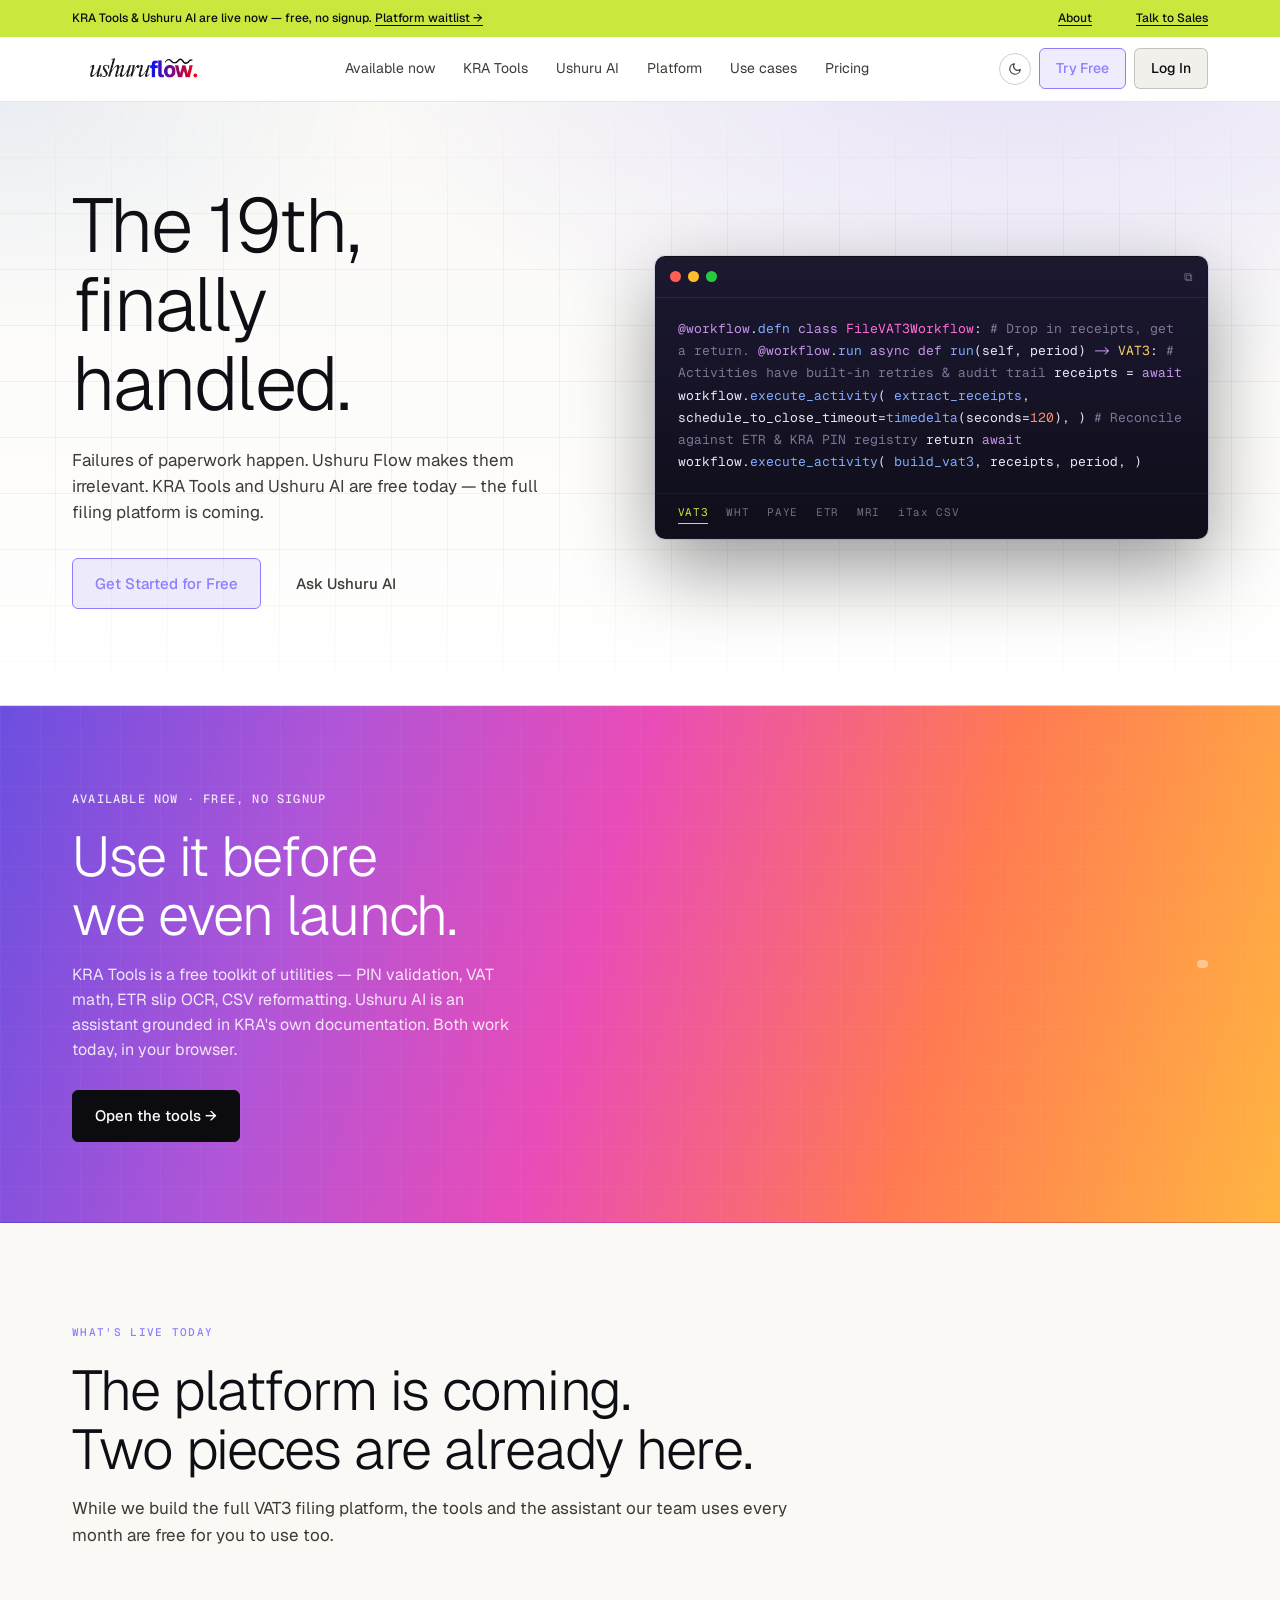
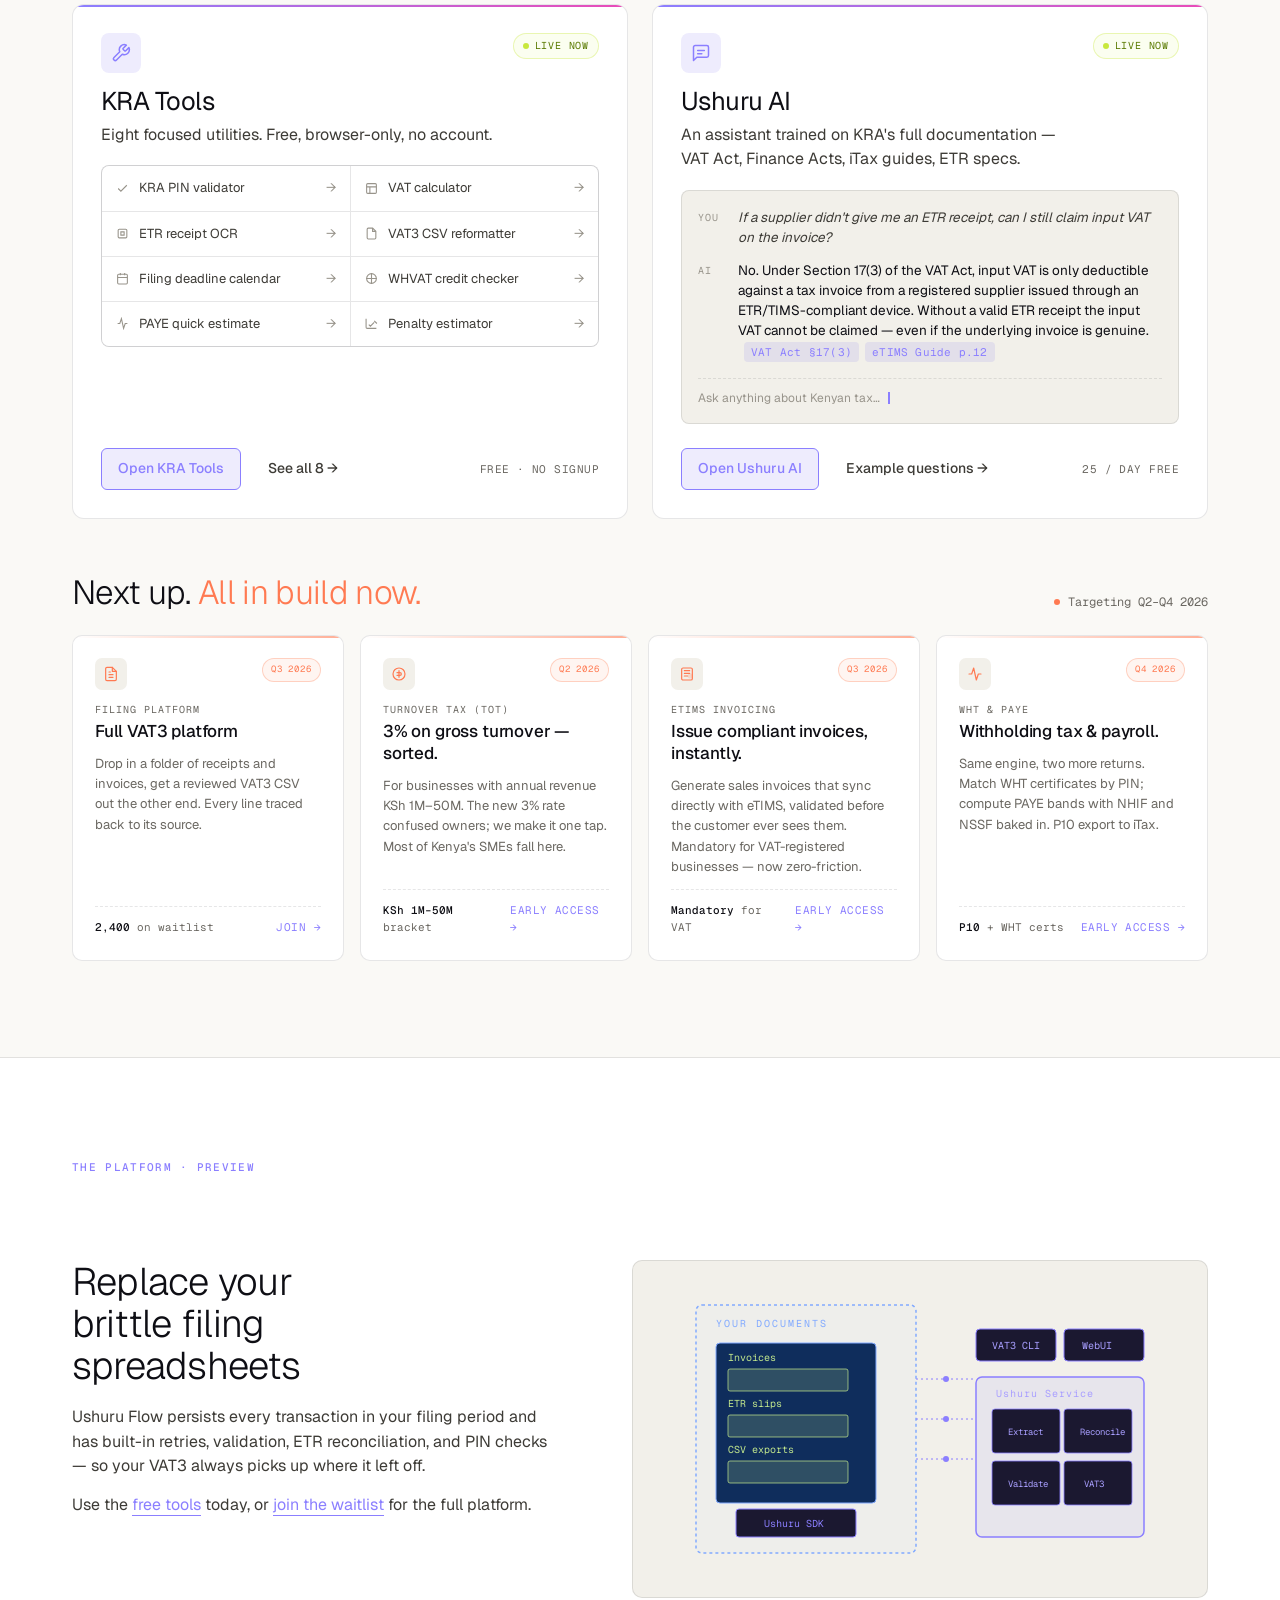
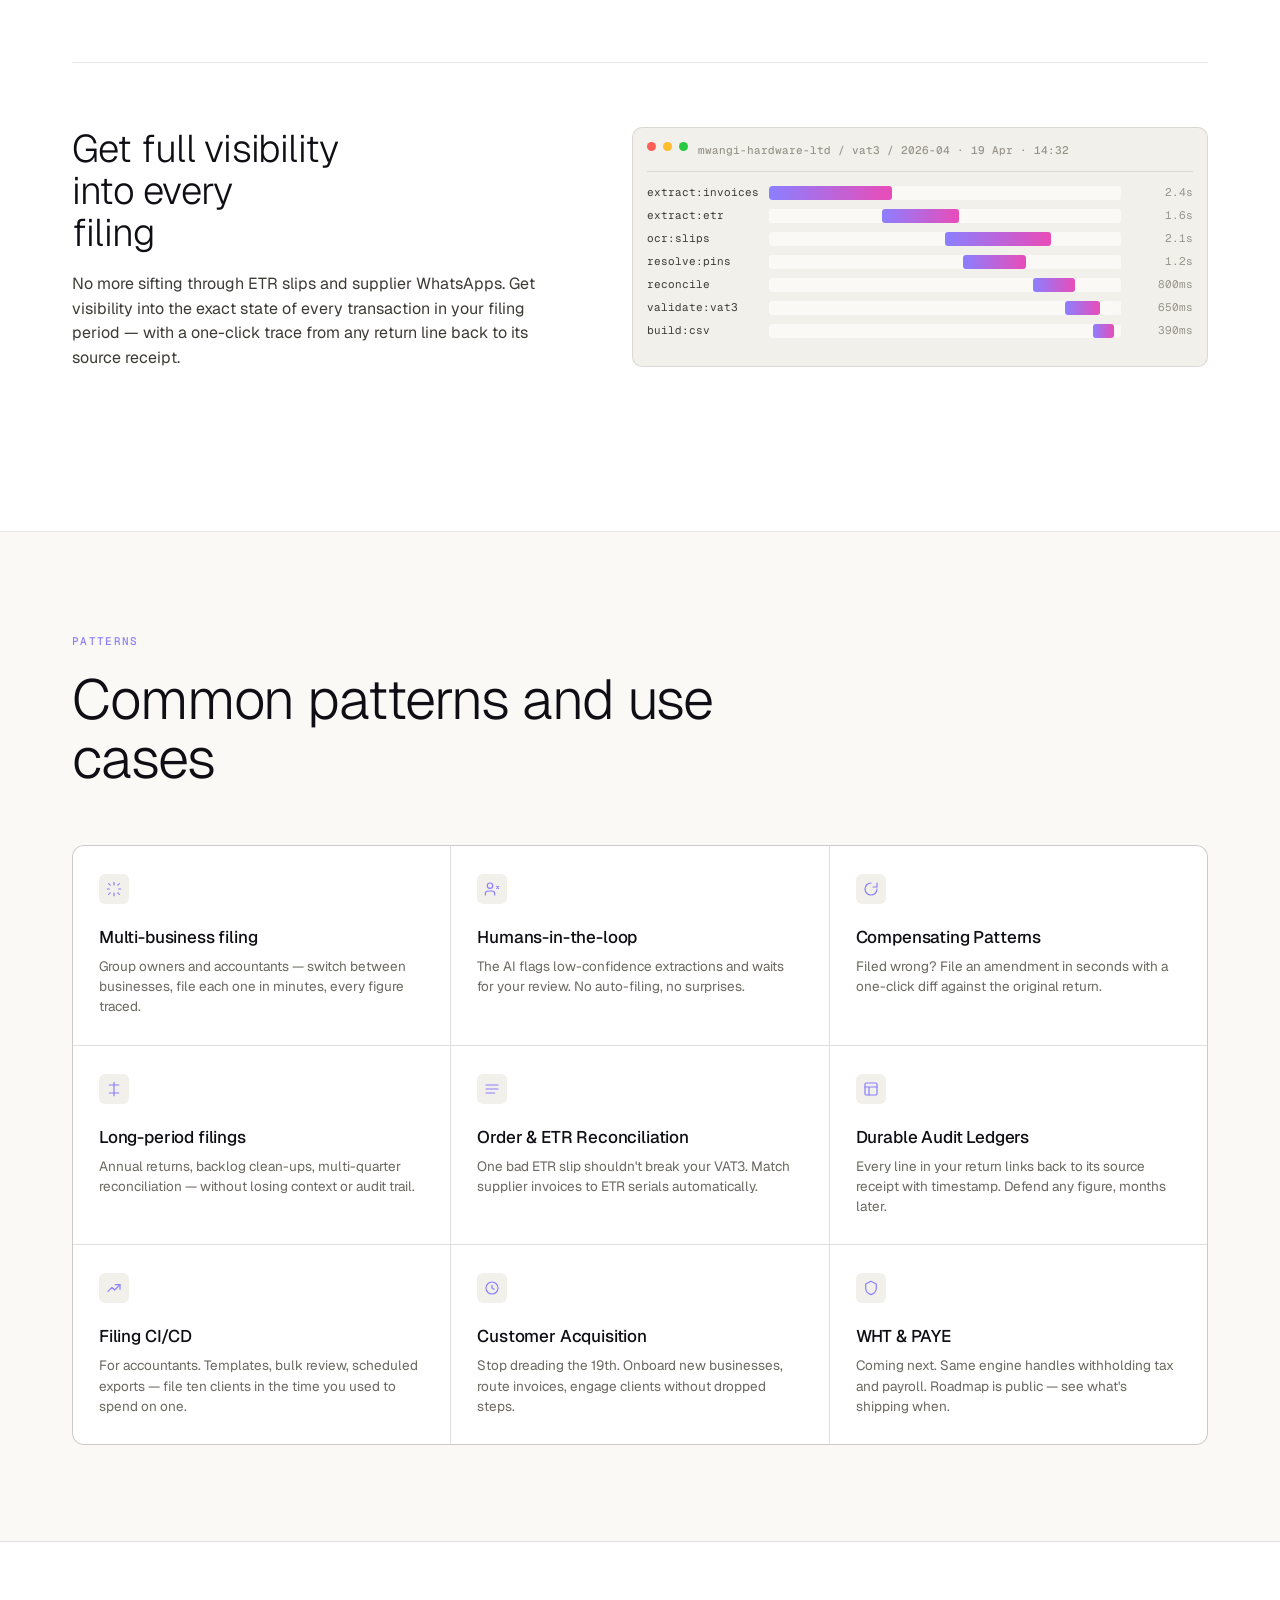
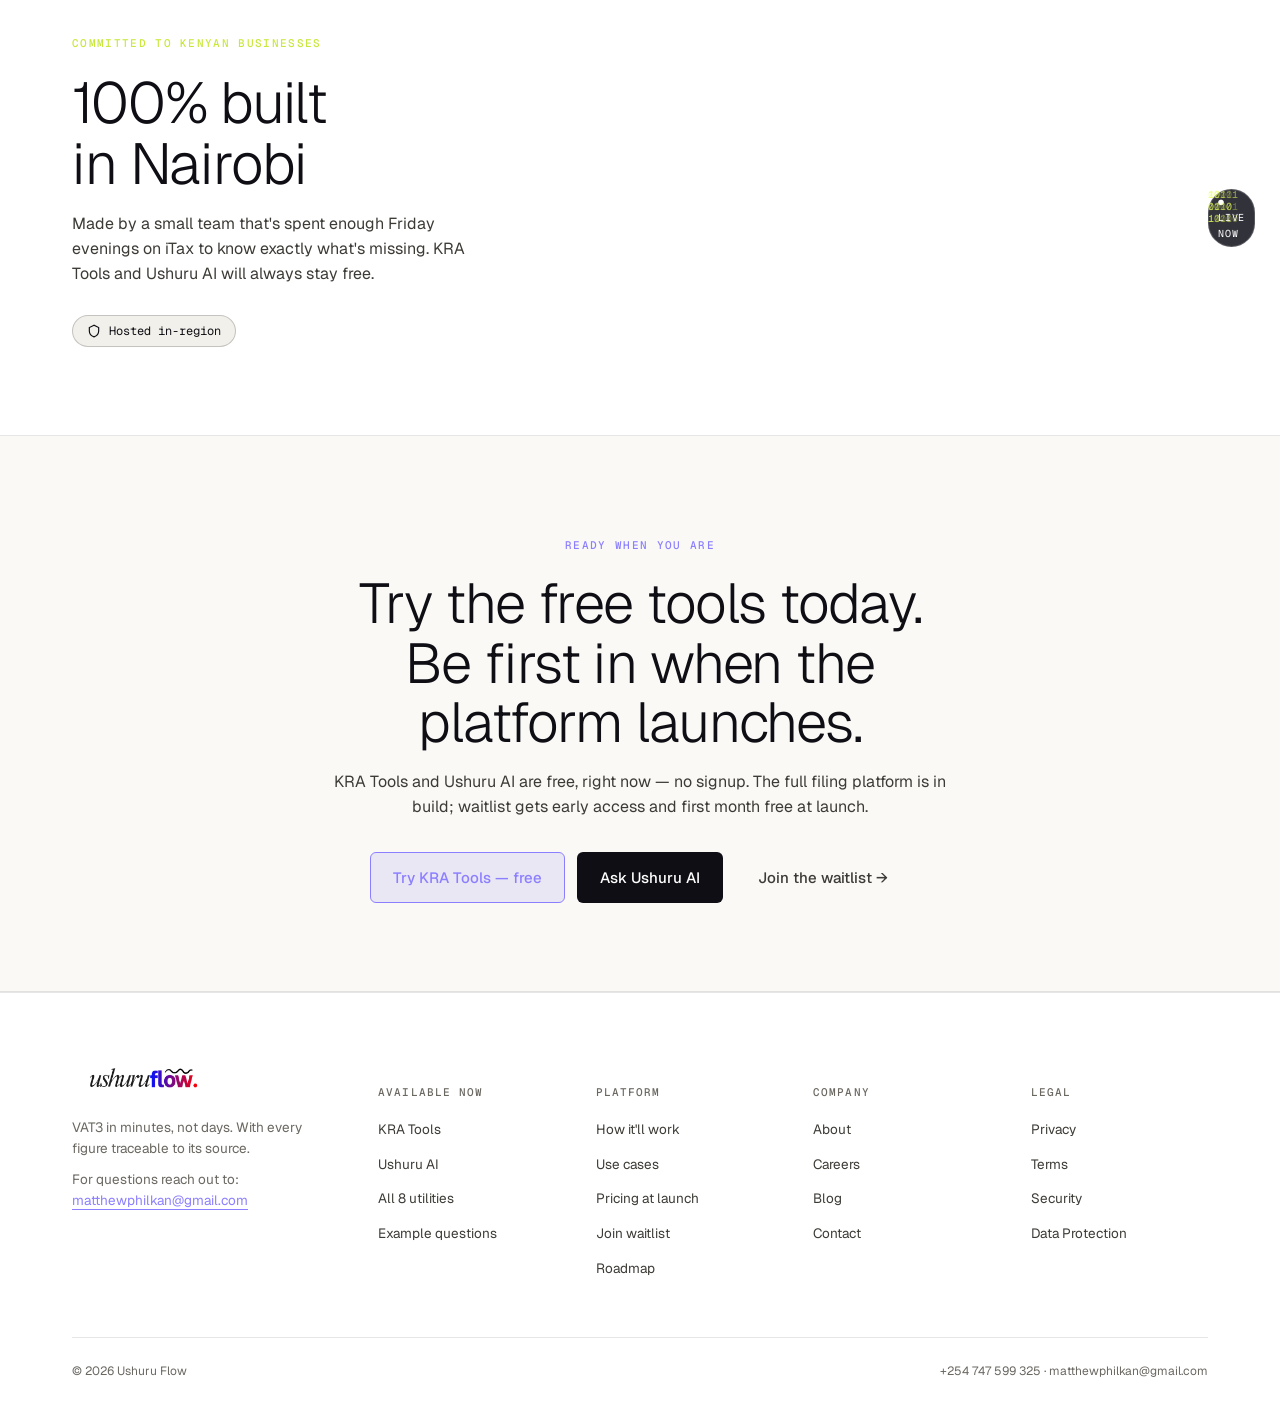
<file: index.html>
<!doctype html>
<html lang="en" data-theme="dark">
<head>
<meta charset="utf-8" />
<meta name="viewport" content="width=device-width, initial-scale=1" />
<title>Ushuru Flow — File your VAT3 in minutes, not days</title>
<link rel="icon" type="image/png" href="assets/logo-site.png" />
<link rel="apple-touch-icon" href="assets/logo-site.png" />
<link rel="preconnect" href="https://fonts.googleapis.com" />
<link rel="preconnect" href="https://fonts.gstatic.com" crossorigin />
<link href="https://fonts.googleapis.com/css2?family=Geist:wght@300;400;500;600&family=Geist+Mono:wght@400;500&display=swap" rel="stylesheet" />
<style>
/* =============================================================================
   TOKENS
   ============================================================================= */
:root[data-theme="dark"] {
  --bg:           #0B0B10;
  --bg-2:         #0F0F17;
  --bg-3:         #15151F;
  --surface:      #1A1A26;
  --surface-2:    #20202E;
  --line:         rgba(255,255,255,0.08);
  --line-strong:  rgba(255,255,255,0.16);

  --fg:           #F2F0EA;
  --fg-2:         #B6B2A6;
  --fg-3:         #807C72;
  --fg-4:         #5A5750;

  --violet:       #8B7FFF;
  --violet-2:     #A99FFF;
  --violet-deep:  #4F3FE0;
  --violet-wash:  rgba(139,127,255,0.14);

  --lime:         #E8FF5C;
  --pink:         #FF6BD6;
  --orange:       #FFA452;

  --hero-grad:
    radial-gradient(ellipse 1100px 600px at 80% -10%, rgba(120,80,255,0.35), transparent 60%),
    radial-gradient(ellipse 700px 400px at 0% 0%, rgba(40,90,180,0.18), transparent 55%),
    linear-gradient(180deg, #15131F 0%, #0B0B10 100%);

  --strip-grad:
    linear-gradient(105deg,
      #6B4FE0 0%,
      #B055D8 24%,
      #E94CB8 46%,
      #FF7A52 72%,
      #FFB541 100%);

  --grid-line: rgba(255,255,255,0.04);
}

:root[data-theme="light"] {
  --bg:           #FFFFFF;
  --bg-2:         #FAF9F6;
  --bg-3:         #F2F0EA;
  --surface:      #FFFFFF;
  --surface-2:    #F7F5F0;
  --line:         rgba(15,15,20,0.10);
  --line-strong:  rgba(15,15,20,0.20);

  --fg:           #0E0E14;
  --fg-2:         #3D3B36;
  --fg-3:         #6B6862;
  --fg-4:         #98948B;

  --violet:       #5A4AE6;
  --violet-2:     #4338C9;
  --violet-deep:  #3328A8;
  --violet-wash:  rgba(90,74,230,0.10);

  --lime:         #C8E83D;
  --pink:         #E94CB8;
  --orange:       #FF7A52;

  --hero-grad:
    radial-gradient(ellipse 1100px 600px at 80% -10%, rgba(140,110,255,0.18), transparent 60%),
    radial-gradient(ellipse 700px 400px at 0% 0%, rgba(50,100,200,0.08), transparent 55%),
    linear-gradient(180deg, #FAF9F6 0%, #FFFFFF 100%);

  --strip-grad:
    linear-gradient(105deg,
      #6B4FE0 0%,
      #B055D8 24%,
      #E94CB8 46%,
      #FF7A52 72%,
      #FFB541 100%);

  --grid-line: rgba(15,15,20,0.05);
}

* { box-sizing: border-box; }
html, body { margin: 0; padding: 0; }
body {
  font-family: 'Geist', -apple-system, BlinkMacSystemFont, sans-serif;
  font-size: 16px;
  line-height: 1.55;
  color: var(--fg);
  background: var(--bg);
  -webkit-font-smoothing: antialiased;
  text-rendering: optimizeLegibility;
}
a { color: inherit; text-decoration: none; }
.mono { font-family: 'Geist Mono', 'Menlo', monospace; }

.wrap { max-width: 1200px; margin: 0 auto; padding: 0 32px; }
@media (max-width: 720px) { .wrap { padding: 0 20px; } }

h1, h2, h3, h4 {
  font-family: 'Geist', sans-serif;
  font-weight: 300;
  letter-spacing: -0.02em;
  margin: 0;
  color: var(--fg);
}
h1 { font-size: clamp(48px, 6vw, 76px); line-height: 1.04; }
h2 { font-size: clamp(36px, 4.4vw, 56px); line-height: 1.06; }
h3 { font-size: clamp(22px, 2vw, 28px); line-height: 1.15; font-weight: 400; }
h4 { font-size: 17px; font-weight: 500; line-height: 1.3; letter-spacing: -0.01em; }
p  { margin: 0; color: var(--fg-2); }

/* =============================================================================
   ANNOUNCEMENT BAR (yellow)
   ============================================================================= */
.bar {
  background: var(--lime);
  color: #0B0B10;
  font-size: 12px;
  font-weight: 500;
  padding: 9px 0;
}
.bar .wrap { display: flex; justify-content: space-between; align-items: center; gap: 24px; }
.bar a { text-decoration: underline; text-underline-offset: 3px; }
.bar .right { display: flex; gap: 22px; }
.bar .right a:hover { opacity: 0.7; }
@media (max-width: 720px) { .bar .right { display: none; } }

/* =============================================================================
   NAV
   ============================================================================= */
.nav {
  position: sticky; top: 0; z-index: 50;
  background: color-mix(in srgb, var(--bg) 88%, transparent);
  backdrop-filter: blur(12px);
  border-bottom: 1px solid var(--line);
}
.nav-inner { display: flex; align-items: center; justify-content: space-between; height: 64px; }
.brand { display: inline-flex; align-items: center; font-size: 0; line-height: 0; }
.brand img { height: 28px; width: auto; display: block; }
.brand .logo-light { display: none; }
.brand .logo-dark { display: block; }
:root[data-theme="light"] .brand .logo-light { display: block; }
:root[data-theme="light"] .brand .logo-dark { display: none; }
.nav-links { display: flex; gap: 28px; font-size: 14px; color: var(--fg-2); }
.nav-links a:hover { color: var(--fg); }
@media (max-width: 880px) { .nav-links { display: none; } }
.nav-right { display: flex; gap: 8px; align-items: center; }

.btn {
  display: inline-flex; align-items: center; gap: 7px;
  font-family: inherit; font-size: 14px; font-weight: 500;
  padding: 9px 16px; border-radius: 6px;
  border: 1px solid transparent; cursor: pointer; text-decoration: none;
  transition: background 120ms ease, border-color 120ms ease, color 120ms ease, transform 80ms ease;
  white-space: nowrap;
}
.btn:active { transform: translateY(1px); }
.btn-violet { background: var(--violet-wash); color: var(--violet-2); border-color: var(--violet); }
.btn-violet:hover { background: var(--violet); color: #fff; }
.btn-dark { background: var(--bg-3); color: var(--fg); border-color: var(--line-strong); }
.btn-dark:hover { background: var(--surface-2); }
.btn-ghost { color: var(--fg-2); }
.btn-ghost:hover { color: var(--fg); }
.btn-lg { padding: 13px 22px; font-size: 15px; }
.btn-light { background: var(--fg); color: var(--bg); }
.btn-light:hover { opacity: 0.92; }

/* Theme toggle */
.theme-toggle {
  width: 32px; height: 32px; border-radius: 999px;
  border: 1px solid var(--line-strong); background: transparent; color: var(--fg-2);
  display: inline-flex; align-items: center; justify-content: center; cursor: pointer;
  transition: color 120ms ease, border-color 120ms ease;
}
.theme-toggle:hover { color: var(--fg); border-color: var(--fg-2); }
.theme-toggle svg { width: 14px; height: 14px; }
.theme-toggle .ico-light { display: none; }
:root[data-theme="dark"] .theme-toggle .ico-dark { display: none; }
:root[data-theme="dark"] .theme-toggle .ico-light { display: block; }

/* =============================================================================
   HERO
   ============================================================================= */
.hero {
  position: relative; overflow: hidden;
  background: var(--hero-grad);
  border-bottom: 1px solid var(--line);
}
.hero::before {
  content: '';
  position: absolute; inset: 0;
  background-image:
    linear-gradient(var(--grid-line) 1px, transparent 1px),
    linear-gradient(90deg, var(--grid-line) 1px, transparent 1px);
  background-size: 56px 56px;
  background-position: -1px -1px;
  mask-image: linear-gradient(180deg, transparent 0%, #000 25%, #000 70%, transparent 100%);
  pointer-events: none;
}
.hero-inner {
  position: relative; z-index: 1;
  display: grid; grid-template-columns: 1fr 1.05fr; gap: 56px;
  padding-top: 84px; padding-bottom: 96px; align-items: center;
}
@media (max-width: 1000px) {
  .hero-inner { grid-template-columns: 1fr; gap: 48px; padding-top: 56px; padding-bottom: 64px; }
}
.hero h1 { font-weight: 300; letter-spacing: -0.025em; }
.hero p.sub {
  margin-top: 24px; max-width: 480px;
  font-size: 17px; line-height: 1.55; color: var(--fg-2);
}
.hero-ctas { margin-top: 32px; display: flex; gap: 12px; flex-wrap: wrap; }

/* Code window */
.code-win {
  border: 1px solid var(--line-strong); border-radius: 10px;
  background: linear-gradient(180deg, #1B1830 0%, #0F0E1A 100%);
  box-shadow: 0 30px 80px rgba(0,0,0,0.4), 0 0 0 1px rgba(139,127,255,0.18);
  overflow: hidden;
}
:root[data-theme="light"] .code-win {
  background: linear-gradient(180deg, #1B1830 0%, #0F0E1A 100%);
}
.code-bar {
  display: flex; align-items: center; justify-content: space-between;
  padding: 11px 14px; border-bottom: 1px solid rgba(255,255,255,0.07);
}
.lights { display: flex; gap: 7px; }
.lights span { width: 11px; height: 11px; border-radius: 999px; }
.lights .r { background: #FF5F57; }
.lights .y { background: #FEBC2E; }
.lights .g { background: #28C840; }
.copy-btn { color: rgba(255,255,255,0.4); font-size: 12px; }
.code-body {
  padding: 20px 22px; font-family: 'Geist Mono', monospace; font-size: 13px;
  line-height: 1.7; color: #E8E5F8;
}
.code-body .com  { color: #7C7596; }
.code-body .key  { color: #C792EA; }
.code-body .fn   { color: #82AAFF; }
.code-body .str  { color: #C3E88D; }
.code-body .num  { color: #F78C6C; }
.code-body .var  { color: #FFCB6B; }
.code-body .me   { color: #FF6BD6; }
.code-tabs {
  display: flex; gap: 18px; padding: 10px 22px 14px;
  border-top: 1px solid rgba(255,255,255,0.05);
  font-family: 'Geist Mono', monospace; font-size: 11px; letter-spacing: 0.06em;
  color: rgba(255,255,255,0.4);
}
.code-tabs .on { color: var(--lime); border-bottom: 1.5px solid var(--lime); padding-bottom: 2px; }

/* =============================================================================
   LOGO STRIP
   ============================================================================= */
.logos {
  border-bottom: 1px solid var(--line);
  background: var(--bg);
}
.logos-inner {
  display: flex; gap: 56px; align-items: center; justify-content: space-between;
  padding: 26px 0; overflow: hidden;
}
.logos-inner span {
  font-family: 'Geist Mono', monospace; font-size: 13px;
  color: var(--fg-3); letter-spacing: 0.02em; white-space: nowrap;
  opacity: 0.7;
}
.logos-inner span.bold { font-weight: 500; opacity: 1; color: var(--fg-2); letter-spacing: -0.01em; font-family: 'Geist', sans-serif; }
@media (max-width: 920px) { .logos-inner { gap: 28px; flex-wrap: wrap; justify-content: center; } }

/* =============================================================================
   GRADIENT STRIP (Replay-style)
   ============================================================================= */
.strip {
  background: var(--strip-grad);
  position: relative; overflow: hidden;
}
.strip::before {
  content: '';
  position: absolute; inset: 0;
  background-image:
    linear-gradient(rgba(255,255,255,0.06) 1px, transparent 1px),
    linear-gradient(90deg, rgba(255,255,255,0.06) 1px, transparent 1px);
  background-size: 40px 40px;
  pointer-events: none;
  opacity: 0.6;
}
.strip-inner {
  position: relative; z-index: 1;
  display: grid; grid-template-columns: 1.1fr 1fr; gap: 48px;
  padding-top: 80px; padding-bottom: 80px; align-items: center;
}
@media (max-width: 880px) { .strip-inner { grid-template-columns: 1fr; padding-top: 56px; padding-bottom: 56px; } }
.strip .eyebrow {
  font-family: 'Geist Mono', monospace; font-size: 12px; font-weight: 500;
  text-transform: uppercase; letter-spacing: 0.1em; color: rgba(255,255,255,0.85);
  margin-bottom: 18px;
}
.strip h2 { color: #fff; font-weight: 300; }
.strip p { color: rgba(255,255,255,0.85); font-size: 16px; max-width: 460px; margin-top: 18px; }
.strip .btn-dark { background: #0B0B10; color: #fff; border-color: #0B0B10; margin-top: 28px; }
.strip .btn-dark:hover { background: #15151F; }

.strip-art {
  position: relative; aspect-ratio: 4/3; max-width: 520px; justify-self: end;
  border-radius: 10px; overflow: hidden;
  background: linear-gradient(135deg, #C8E83D 0%, #88AA1F 100%);
  border: 4px solid rgba(255,255,255,0.4);
}
.strip-art .face {
  position: absolute; right: 10%; top: 12%; width: 70%; height: 76%;
  border-radius: 8px;
  background:
    radial-gradient(ellipse at 30% 35%, #4A2A1A 0%, #2B1A12 40%, #1A0F09 100%);
}
.strip-art .face::after {
  content: ''; position: absolute; left: 18%; top: 22%; width: 14px; height: 14px;
  border-radius: 999px; background: #FFD7BE;
  box-shadow:
    50px 8px 0 -1px #FFD7BE,
    25px 60px 0 #C68662;
}
.strip-art .panel {
  position: absolute; left: 4%; bottom: 8%; width: 38%; height: 34%;
  background: linear-gradient(135deg, rgba(0,0,0,0.5), rgba(0,0,0,0.2));
  border-radius: 6px;
  display: flex; align-items: flex-end; padding: 12px;
  font-family: 'Geist Mono', monospace; font-size: 11px; color: rgba(255,255,255,0.85);
  letter-spacing: 0.04em;
}

/* =============================================================================
   SECTION SHELL
   ============================================================================= */
section { border-bottom: 1px solid var(--line); }
.sect { padding: 96px 0; }
@media (max-width: 720px) { .sect { padding: 64px 0; } }
.sect-head { max-width: 720px; margin-bottom: 56px; }
.sect-head h2 { margin-bottom: 16px; }
.sect-head p { font-size: 17px; line-height: 1.55; color: var(--fg-2); }

.eyebrow {
  font-family: 'Geist Mono', monospace; font-size: 11px; font-weight: 500;
  text-transform: uppercase; letter-spacing: 0.12em; color: var(--violet);
  margin-bottom: 20px; display: inline-block;
}

/* =============================================================================
   AVAILABLE NOW (KRA Tools + Ushuru AI)
   ============================================================================= */
.avail { background: var(--bg-2); }
.avail-grid { display: grid; grid-template-columns: 1fr 1fr; gap: 24px; }
@media (max-width: 920px) { .avail-grid { grid-template-columns: 1fr; } }
.acard {
  background: var(--surface);
  border: 1px solid var(--line); border-radius: 12px;
  padding: 28px; display: flex; flex-direction: column; gap: 18px;
  position: relative; overflow: hidden;
}
.acard::before {
  content: ''; position: absolute; left: 0; top: 0; right: 0; height: 2px;
  background: linear-gradient(90deg, var(--violet) 0%, var(--pink) 100%);
}
.acard .ahead { display: flex; align-items: flex-start; justify-content: space-between; gap: 12px; }
.acard .ic {
  width: 40px; height: 40px; border-radius: 8px; background: var(--violet-wash);
  color: var(--violet-2); display: inline-flex; align-items: center; justify-content: center;
  margin-bottom: 14px;
}
.acard .ic svg { width: 20px; height: 20px; stroke: currentColor; fill: none; stroke-width: 1.8; stroke-linecap: round; stroke-linejoin: round; }
.acard h3 { color: var(--fg); margin-bottom: 6px; }
.live-tag {
  font-family: 'Geist Mono', monospace; font-size: 10px; letter-spacing: 0.08em;
  text-transform: uppercase; color: var(--lime); padding: 4px 9px;
  border: 1px solid color-mix(in srgb, var(--lime) 35%, transparent); border-radius: 999px;
  display: inline-flex; align-items: center; gap: 6px; flex-shrink: 0; align-self: flex-start;
  background: color-mix(in srgb, var(--lime) 8%, transparent);
}
:root[data-theme="light"] .live-tag { color: #5a7a00; }
.live-tag::before { content: ''; width: 6px; height: 6px; border-radius: 999px; background: var(--lime); }

.tool-list {
  display: grid; grid-template-columns: 1fr 1fr; gap: 1px;
  background: var(--line); border: 1px solid var(--line); border-radius: 8px; overflow: hidden;
}
.tool-list .ti {
  background: var(--surface); padding: 12px 14px;
  display: flex; align-items: center; gap: 10px; font-size: 13px; color: var(--fg-2);
  transition: background 120ms ease, color 120ms ease;
}
.tool-list .ti:hover { background: var(--surface-2); color: var(--violet-2); }
.tool-list .ti svg { width: 13px; height: 13px; flex-shrink: 0; color: var(--fg-4); stroke: currentColor; fill: none; stroke-width: 2; }
.tool-list .ti:hover svg { color: var(--violet); }
.tool-list .ti .arr { margin-left: auto; color: var(--fg-4); }
@media (max-width: 540px) { .tool-list { grid-template-columns: 1fr; } }

.ai-chat {
  background: var(--bg-3); border: 1px solid var(--line); border-radius: 8px;
  padding: 16px; display: flex; flex-direction: column; gap: 12px;
  font-size: 13.5px; line-height: 1.5;
}
.ai-msg { display: flex; gap: 10px; align-items: flex-start; }
.ai-msg .who {
  font-family: 'Geist Mono', monospace; font-size: 10px; text-transform: uppercase;
  letter-spacing: 0.1em; color: var(--fg-4); flex-shrink: 0; width: 30px; padding-top: 3px;
}
.ai-msg .body { color: var(--fg); flex: 1; }
.ai-msg.user .body { color: var(--fg-2); font-style: italic; }
.cite {
  display: inline-flex; align-items: center; gap: 4px; font-size: 11px; font-style: normal;
  color: var(--violet-2); background: var(--violet-wash);
  padding: 2px 7px; border-radius: 4px; margin-left: 6px;
  font-family: 'Geist Mono', monospace; letter-spacing: 0.02em;
}
.ai-input {
  display: flex; align-items: center; gap: 8px;
  border-top: 1px dashed var(--line); padding-top: 10px; margin-top: 4px;
  color: var(--fg-4); font-size: 12px;
}
.ai-input .blink { width: 1.5px; height: 12px; background: var(--violet); animation: bl 1s steps(2) infinite; }
@keyframes bl { 50% { opacity: 0; } }

.acard .acta { margin-top: auto; padding-top: 6px; display: flex; gap: 10px; align-items: center; }
.acard .meta { font-family: 'Geist Mono', monospace; font-size: 11px; color: var(--fg-3); margin-left: auto; letter-spacing: 0.04em; }

/* =============================================================================
   PLATFORM PREVIEW BANNER
   ============================================================================= */
.preview-row {
  margin-top: 32px; display: flex; align-items: center; gap: 18px; flex-wrap: wrap;
  border: 1px dashed var(--line-strong); border-radius: 10px; padding: 18px 22px;
}
.preview-row .tag {
  font-family: 'Geist Mono', monospace; font-size: 10px; text-transform: uppercase; letter-spacing: 0.1em;
  color: var(--orange); border: 1px solid color-mix(in srgb, var(--orange) 30%, transparent);
  padding: 5px 10px; border-radius: 999px;
  background: color-mix(in srgb, var(--orange) 8%, transparent);
}
.preview-row .txt { color: var(--fg-2); font-size: 14px; flex: 1; min-width: 240px; }
.preview-row .txt b { color: var(--fg); font-weight: 500; }
.preview-row a { color: var(--violet-2); font-size: 13px; border-bottom: 1px solid currentColor; }

/* Coming soon roadmap cards */
.roadmap {
  margin-top: 56px;
}
.roadmap-head {
  display: flex; align-items: flex-end; justify-content: space-between; gap: 24px;
  margin-bottom: 24px; flex-wrap: wrap;
}
.roadmap-head h3 {
  font-weight: 300; font-size: clamp(24px, 2.6vw, 34px);
  letter-spacing: -0.02em; line-height: 1.1;
}
.roadmap-head h3 .accent { color: var(--orange); }
.roadmap-head .right {
  font-family: 'Geist Mono', monospace; font-size: 12px;
  color: var(--fg-3); display: inline-flex; align-items: center; gap: 8px;
}
.roadmap-grid {
  display: grid; grid-template-columns: repeat(4, 1fr); gap: 16px;
}
@media (max-width: 960px) { .roadmap-grid { grid-template-columns: repeat(2, 1fr); } }
@media (max-width: 540px) { .roadmap-grid { grid-template-columns: 1fr; } }
.rcard {
  position: relative;
  background: var(--surface); border: 1px solid var(--line); border-radius: 10px;
  padding: 22px 22px 24px;
  display: flex; flex-direction: column; gap: 12px;
  overflow: hidden;
  transition: border-color 180ms ease, transform 180ms ease;
}
.rcard:hover { border-color: var(--line-strong); transform: translateY(-2px); }
.rcard::before {
  content: ''; position: absolute; left: 0; top: 0; right: 0; height: 2px;
  background: linear-gradient(90deg, transparent 0%, var(--orange) 100%);
  opacity: 0.6;
}
.rcard .rhead {
  display: flex; align-items: flex-start; justify-content: space-between; gap: 10px;
}
.rcard .ric {
  width: 32px; height: 32px; border-radius: 7px; background: var(--bg-3);
  display: inline-flex; align-items: center; justify-content: center;
  color: var(--orange);
}
.rcard .ric svg { width: 16px; height: 16px; stroke: currentColor; fill: none; stroke-width: 1.8; stroke-linecap: round; stroke-linejoin: round; }
.rcard .eta {
  font-family: 'Geist Mono', monospace; font-size: 9px; letter-spacing: 0.1em;
  text-transform: uppercase; color: var(--orange);
  padding: 4px 8px; border-radius: 999px;
  border: 1px solid color-mix(in srgb, var(--orange) 30%, transparent);
  background: color-mix(in srgb, var(--orange) 8%, transparent);
  white-space: nowrap; flex-shrink: 0;
}
.rcard h4 { color: var(--fg); font-weight: 500; font-size: 17px; letter-spacing: -0.01em; }
.rcard .kicker {
  font-family: 'Geist Mono', monospace; font-size: 10px; letter-spacing: 0.1em;
  text-transform: uppercase; color: var(--fg-3); margin-bottom: 2px;
}
.rcard p {
  font-size: 13px; line-height: 1.55; color: var(--fg-3);
}
.rcard .stat {
  margin-top: auto; padding-top: 12px; border-top: 1px dashed var(--line);
  font-family: 'Geist Mono', monospace; font-size: 11px; color: var(--fg-3);
  display: flex; justify-content: space-between; align-items: center; gap: 8px;
}
.rcard .stat b { color: var(--fg); font-weight: 500; }
.rcard .waitlink {
  font-family: 'Geist Mono', monospace; font-size: 11px; color: var(--violet-2);
  text-decoration: none; letter-spacing: 0.04em;
}
.rcard .waitlink:hover { color: var(--violet); }

/* =============================================================================
   PROBLEM (Replace your brittle…)
   ============================================================================= */
.problem .row {
  display: grid; grid-template-columns: 1fr 1.2fr; gap: 80px; align-items: flex-start;
  padding: 64px 0;
}
.problem .row + .row { border-top: 1px solid var(--line); }
@media (max-width: 880px) { .problem .row { grid-template-columns: 1fr; gap: 32px; padding: 48px 0; } }
.problem h3 { font-weight: 300; font-size: clamp(28px, 3vw, 40px); line-height: 1.1; letter-spacing: -0.02em; margin-bottom: 18px; }
.problem p + p { margin-top: 14px; }
.problem a.link { color: var(--violet-2); border-bottom: 1px solid currentColor; }

.diagram {
  background: var(--bg-3); border: 1px solid var(--line); border-radius: 10px;
  padding: 28px; display: flex; align-items: center; justify-content: center; min-height: 280px;
}
.diagram svg { width: 100%; height: auto; max-width: 480px; display: block; }

.dash-shot {
  background: var(--bg-3); border: 1px solid var(--line); border-radius: 10px;
  padding: 14px; min-height: 240px;
}
.dash-shot .bar {
  display: flex; gap: 10px; padding: 0 0 12px; border-bottom: 1px solid var(--line); margin-bottom: 12px;
  background: transparent; color: inherit;
}
.dash-shot .bar .lights span { width: 9px; height: 9px; }
.dash-shot .crumb { font-family: 'Geist Mono', monospace; font-size: 11px; color: var(--fg-4); }
.dash-shot .timeline { display: flex; flex-direction: column; gap: 6px; }
.dash-shot .tline {
  display: grid; grid-template-columns: 110px 1fr 60px; gap: 12px; align-items: center;
  font-size: 11px; font-family: 'Geist Mono', monospace; color: var(--fg-3);
}
.dash-shot .tline .lbl { color: var(--fg-2); }
.dash-shot .tline .track { height: 14px; border-radius: 3px; background: var(--bg-2); position: relative; overflow: hidden; }
.dash-shot .tline .track .fill {
  position: absolute; top: 0; bottom: 0; border-radius: 3px;
  background: linear-gradient(90deg, var(--violet) 0%, var(--pink) 100%);
}
.dash-shot .tline .ms { color: var(--fg-4); text-align: right; }

/* =============================================================================
   USE CASES GRID
   ============================================================================= */
.cases { background: var(--bg-2); }
.cases-grid {
  display: grid; grid-template-columns: repeat(3, 1fr); gap: 1px;
  background: var(--line); border: 1px solid var(--line); border-radius: 12px; overflow: hidden;
}
@media (max-width: 880px) { .cases-grid { grid-template-columns: repeat(2, 1fr); } }
@media (max-width: 540px) { .cases-grid { grid-template-columns: 1fr; } }
.case {
  background: var(--surface); padding: 28px 26px;
  display: flex; flex-direction: column; gap: 8px;
  transition: background 120ms ease;
}
.case:hover { background: var(--surface-2); }
.case .cic {
  width: 30px; height: 30px; border-radius: 6px; background: var(--bg-3);
  display: inline-flex; align-items: center; justify-content: center;
  color: var(--violet-2); margin-bottom: 14px;
}
.case .cic svg { width: 16px; height: 16px; stroke: currentColor; fill: none; stroke-width: 1.8; stroke-linecap: round; stroke-linejoin: round; }
.case h4 { color: var(--fg); }
.case p { font-size: 13.5px; color: var(--fg-3); line-height: 1.5; }

/* =============================================================================
   CUSTOMERS (video cards)
   ============================================================================= */
.customers { padding: 96px 0 72px; }
.video-row {
  display: grid; grid-template-columns: repeat(4, 1fr); gap: 16px; margin-top: 40px;
}
@media (max-width: 980px) { .video-row { grid-template-columns: repeat(2, 1fr); } }
@media (max-width: 540px) { .video-row { grid-template-columns: 1fr; } }
.vcard {
  background: var(--surface); border: 1px solid var(--line); border-radius: 10px; overflow: hidden;
  display: flex; flex-direction: column;
  transition: transform 180ms ease, border-color 180ms ease;
}
.vcard:hover { transform: translateY(-2px); border-color: var(--line-strong); }
.vthumb {
  aspect-ratio: 16/10; position: relative;
  display: flex; align-items: center; justify-content: center; overflow: hidden;
}
.vthumb.t1 { background: linear-gradient(135deg, #4A2C7A 0%, #2B1547 50%, #6E1B5A 100%); }
.vthumb.t2 { background: linear-gradient(135deg, #1A2A4A 0%, #0F1B33 100%); }
.vthumb.t3 { background: linear-gradient(135deg, #0F2D5C 0%, #1B4FA8 50%, #FFB541 130%); }
.vthumb.t4 { background: linear-gradient(135deg, #3A2A20 0%, #1A1410 100%); }
.vthumb::after {
  content: ''; position: absolute; inset: 0;
  background:
    repeating-linear-gradient(90deg, rgba(255,255,255,0.04) 0 1px, transparent 1px 14px),
    repeating-linear-gradient(0deg, rgba(255,255,255,0.04) 0 1px, transparent 1px 14px);
  pointer-events: none;
}
.play {
  width: 44px; height: 44px; border-radius: 999px;
  background: var(--lime); color: #0B0B10;
  display: inline-flex; align-items: center; justify-content: center;
  position: relative; z-index: 1;
}
.play svg { width: 16px; height: 16px; fill: currentColor; }
.vcard .vbody { padding: 18px 18px 22px; display: flex; flex-direction: column; gap: 16px; flex: 1; }
.vcard h4 { color: var(--fg); font-weight: 400; line-height: 1.3; font-size: 16px; }
.vcard .watch {
  font-family: 'Geist Mono', monospace; font-size: 11px;
  color: var(--fg-2); display: inline-flex; align-items: center; gap: 6px;
  margin-top: auto;
}
.vcard:hover .watch { color: var(--violet-2); }

/* =============================================================================
   QUOTES STRIP
   ============================================================================= */
.quotes { background: var(--strip-grad); position: relative; }
.quotes::before {
  content: '';
  position: absolute; inset: 0;
  background: radial-gradient(ellipse at 50% 0%, rgba(255,255,255,0.1), transparent 60%);
  pointer-events: none;
}
.quotes-inner {
  position: relative; z-index: 1;
  padding: 80px 0;
  display: grid; grid-template-columns: 1fr 1fr; gap: 28px;
}
@media (max-width: 880px) { .quotes-inner { grid-template-columns: 1fr; padding: 56px 0; } }
.qcard {
  background: #fff; color: #0B0B10; border-radius: 10px; padding: 32px 30px;
  display: flex; flex-direction: column; gap: 18px;
  box-shadow: 0 20px 60px rgba(0,0,0,0.18);
}
.qcard .qmark { color: var(--violet); font-family: 'Geist', sans-serif; font-size: 26px; font-weight: 500; }
.qcard p.q { font-size: 15.5px; line-height: 1.55; color: #1A1A26; }
.qcard p.q + p.q { margin-top: 12px; }
.qcard .footer { display: flex; align-items: center; justify-content: space-between; margin-top: auto; padding-top: 8px; }
.qcard .person { display: flex; gap: 12px; align-items: center; }
.qcard .av {
  width: 36px; height: 36px; border-radius: 999px;
  background: linear-gradient(135deg, #888 0%, #555 100%);
}
.qcard .name { font-size: 13px; font-weight: 500; color: #0B0B10; }
.qcard .role { font-size: 11.5px; color: #6B6862; }
.qcard .corp { font-size: 13px; font-weight: 500; color: #0B0B10; display: inline-flex; align-items: center; gap: 7px; }
.qcard .corp .corp-mark { width: 18px; height: 18px; background: #0B0B10; clip-path: polygon(50% 10%, 95% 90%, 5% 90%); display: inline-block; }

/* =============================================================================
   OPEN SOURCE / TRUST FOOT
   ============================================================================= */
.os { padding: 88px 0; background: var(--bg); }
.os-grid { display: grid; grid-template-columns: 1fr 1fr; gap: 56px; align-items: center; }
@media (max-width: 880px) { .os-grid { grid-template-columns: 1fr; gap: 40px; } }
.os h2 { font-weight: 300; font-size: clamp(40px, 4.5vw, 60px); }
.os p { margin-top: 18px; max-width: 420px; font-size: 16px; }
.os .actions { margin-top: 28px; display: flex; gap: 12px; align-items: center; flex-wrap: wrap; }
.os .badge-pill {
  display: inline-flex; align-items: center; gap: 8px;
  background: var(--bg-3); border: 1px solid var(--line-strong); border-radius: 999px;
  padding: 6px 14px; font-family: 'Geist Mono', monospace; font-size: 12px; color: var(--fg);
}
.os .badge-pill svg { width: 14px; height: 14px; }

.os-art {
  position: relative; aspect-ratio: 1/1; max-width: 420px; justify-self: end;
}
.os-art .ring {
  position: absolute; inset: 14%;
  border-radius: 999px;
  background: conic-gradient(from 220deg, var(--lime) 0deg, var(--lime) 180deg, var(--violet) 240deg, var(--pink) 300deg, var(--orange) 360deg);
  mask: radial-gradient(circle, transparent 36%, #000 38%, #000 60%, transparent 62%);
  -webkit-mask: radial-gradient(circle, transparent 36%, #000 38%, #000 60%, transparent 62%);
}
.os-art .bin {
  position: absolute; inset: 0;
  font-family: 'Geist Mono', monospace; font-size: 10px; color: rgba(232,255,92,0.35); line-height: 1.2;
  white-space: pre; user-select: none;
}
.os-art .bin.b1 { top: 8%;  left: 8%;  }
.os-art .bin.b2 { top: 12%; right: 8%; }
.os-art .bin.b3 { bottom: 8%; left: 12%; }
.os-art .bin.b4 { bottom: 14%; right: 10%; }
.os-art .src-tag {
  position: absolute; left: 14%; top: 14%;
  font-family: 'Geist Mono', monospace; font-size: 10px; letter-spacing: 0.08em; text-transform: uppercase;
  color: #fff; background: rgba(15,15,25,0.85); padding: 5px 9px; border-radius: 999px;
  border: 1px solid rgba(255,255,255,0.18);
}

/* =============================================================================
   FOOTER CTA
   ============================================================================= */
.footcta { background: var(--bg-2); padding: 96px 0 88px; }
.footcta .inner { text-align: center; max-width: 720px; margin: 0 auto; }
.footcta h2 { font-weight: 300; }
.footcta p { margin-top: 18px; color: var(--fg-2); }
.footcta .btns { margin-top: 32px; display: inline-flex; gap: 12px; flex-wrap: wrap; justify-content: center; }

/* =============================================================================
   FOOTER
   ============================================================================= */
footer { padding: 72px 0 36px; background: var(--bg); border-top: 1px solid var(--line); }
.foot-grid { display: grid; grid-template-columns: 1.5fr repeat(4, 1fr); gap: 40px; }
.foot-grid > * { min-width: 0; }
@media (max-width: 880px) { .foot-grid { grid-template-columns: 1fr 1fr; gap: 32px; } }
@media (max-width: 480px) { .foot-grid { grid-template-columns: 1fr; gap: 28px; } }
.foot-brand p { font-size: 13.5px; color: var(--fg-3); margin-top: 16px; max-width: 280px; }
.foot-col h5 { font-size: 11px; text-transform: uppercase; letter-spacing: 0.1em; color: var(--fg-3); margin-bottom: 16px; font-weight: 500; font-family: 'Geist Mono', monospace; }
.foot-col ul { list-style: none; margin: 0; padding: 0; display: flex; flex-direction: column; gap: 10px; }
.foot-col a { font-size: 13.5px; color: var(--fg-2); }
.foot-col a:hover { color: var(--fg); }
.foot-bottom {
  margin-top: 56px; padding-top: 24px; border-top: 1px solid var(--line);
  display: flex; justify-content: space-between; align-items: center;
  font-size: 12px; color: var(--fg-3); flex-wrap: wrap; gap: 12px;
}

/* =============================================================================
   TWEAKS
   ============================================================================= */
.tweaks {
  position: fixed; right: 20px; bottom: 20px; z-index: 100;
  background: var(--surface); border: 1px solid var(--line-strong); border-radius: 10px;
  padding: 14px 16px; box-shadow: 0 20px 40px rgba(0,0,0,0.4);
  font-size: 12px; min-width: 240px;
  display: none;
}
.tweaks.on { display: block; }
.tweaks h6 { font-size: 11px; text-transform: uppercase; letter-spacing: 0.1em; color: var(--fg-3); margin: 0 0 12px; font-weight: 500; font-family: 'Geist Mono', monospace; }
.tweaks .row { display: flex; justify-content: space-between; align-items: center; gap: 10px; margin-bottom: 10px; }
.tweaks label { color: var(--fg-2); font-size: 12px; }
.tweaks select { background: var(--bg-3); color: var(--fg); border: 1px solid var(--line-strong); border-radius: 5px; padding: 5px 8px; font-family: inherit; font-size: 12px; }
.tweaks .swatches { display: flex; gap: 6px; }
.tweaks .swatches button { width: 20px; height: 20px; border-radius: 999px; border: 1px solid var(--line-strong); cursor: pointer; padding: 0; }
.tweaks .swatches button.on { outline: 2px solid var(--fg); outline-offset: 2px; }
</style>
</head>
<body>

<!-- ============================ ANNOUNCE BAR ============================ -->
<div class="bar">
  <div class="wrap">
    <div>KRA Tools &amp; Ushuru AI are live now — free, no signup. <a href="waitlist.html">Platform waitlist →</a></div>
    <div class="right">
      <a href="#about">About</a>
      <a href="#careers">
</a>
      <a href="#sales">Talk to Sales</a>
    </div>
  </div>
</div>

<!-- ============================ NAV ============================ -->
<header class="nav">
  <div class="wrap nav-inner">
    <a class="brand" href="#"><img class="logo-dark" src="assets/logo-dark.png" alt="Ushuru Flow" /><img class="logo-light" src="assets/logo-light.png" alt="Ushuru Flow" /></a>
    <nav class="nav-links">
      <a href="#available">Available now</a>
      <a href="#tools">KRA Tools</a>
      <a href="#ai">Ushuru AI</a>
      <a href="#platform">Platform</a>
      <a href="#cases">Use cases</a>
      <a href="#pricing">Pricing</a>
    </nav>
    <div class="nav-right">
      <button class="theme-toggle" id="theme-btn" title="Toggle theme">
        <svg class="ico-light" viewBox="0 0 24 24" fill="none" stroke="currentColor" stroke-width="2" stroke-linecap="round" stroke-linejoin="round"><circle cx="12" cy="12" r="4"/><path d="M12 2v2M12 20v2M4.93 4.93l1.41 1.41M17.66 17.66l1.41 1.41M2 12h2M20 12h2M4.93 19.07l1.41-1.41M17.66 6.34l1.41-1.41"/></svg>
        <svg class="ico-dark" viewBox="0 0 24 24" fill="none" stroke="currentColor" stroke-width="2" stroke-linecap="round" stroke-linejoin="round"><path d="M21 12.79A9 9 0 1 1 11.21 3 7 7 0 0 0 21 12.79z"/></svg>
      </button>
      <a href="waitlist.html" class="btn btn-violet">Try Free</a>
      <a href="waitlist.html" class="btn btn-dark">Log In</a>
    </div>
  </div>
</header>

<!-- ============================ HERO ============================ -->
<section class="hero">
  <div class="wrap hero-inner">
    <div>
      <h1>What if your<br/>VAT3 just<br/>filed itself?</h1>
      <p class="sub">Failures of paperwork happen. Ushuru Flow makes them irrelevant. KRA Tools and Ushuru AI are free today — the full filing platform is coming.</p>
      <div class="hero-ctas">
        <a class="btn btn-violet btn-lg" href="waitlist.html">Get Started for Free</a>
        <a class="btn btn-ghost btn-lg" href="waitlist.html">Ask Ushuru AI</a>
      </div>
    </div>

    <div class="code-win" aria-label="Workflow code example">
      <div class="code-bar">
        <div class="lights"><span class="r"></span><span class="y"></span><span class="g"></span></div>
        <div class="copy-btn">⧉</div>
      </div>
      <div class="code-body"><span class="key">@workflow</span>.<span class="fn">defn</span>
<span class="key">class</span> <span class="me">FileVAT3Workflow</span>:
    <span class="com"># Drop in receipts, get a return.</span>
    <span class="key">@workflow</span>.<span class="fn">run</span>
    <span class="key">async def</span> <span class="fn">run</span>(self, period) <span class="key">-&gt;</span> <span class="var">VAT3</span>:
        <span class="com"># Activities have built-in retries &amp; audit trail</span>
        receipts = <span class="key">await</span> workflow.<span class="fn">execute_activity</span>(
            <span class="fn">extract_receipts</span>,
            schedule_to_close_timeout=<span class="fn">timedelta</span>(seconds=<span class="num">120</span>),
        )

        <span class="com"># Reconcile against ETR &amp; KRA PIN registry</span>
        return <span class="key">await</span> workflow.<span class="fn">execute_activity</span>(
            <span class="fn">build_vat3</span>, receipts, period,
        )</div>
      <div class="code-tabs">
        <span class="on">VAT3</span><span>WHT</span><span>PAYE</span><span>ETR</span><span>MRI</span><span>iTax CSV</span>
      </div>
    </div>
  </div>
</section>

<!-- ============================ LOGO STRIP ============================ -->
<!-- <section class="logos">
  <div class="wrap logos-inner">
    <span class="bold">Brookside</span>
    <span class="bold">Chandaria</span>
    <span class="bold">SAFARICOM</span>
    <span class="bold">EQUITY</span>
    <span class="bold">Bidco</span>
    <span class="bold">Naivas</span>
    <span class="bold">KCB</span>
    <span class="bold">Twiga</span>
    <span class="bold">Sendy</span>
    <span class="bold">Jumia</span>
  </div>
</section> -->

<!-- ============================ GRADIENT STRIP ============================ -->
<section class="strip">
  <div class="wrap strip-inner">
    <div>
      <div class="eyebrow">Available now · free, no signup</div>
      <h2>Use it before<br/>we even launch.</h2>
      <p>KRA Tools is a free toolkit of utilities — PIN validation, VAT math, ETR slip OCR, CSV reformatting. Ushuru AI is an assistant grounded in KRA's own documentation. Both work today, in your browser.</p>
      <a class="btn btn-dark btn-lg" href="waitlist.html">Open the tools  →</a>
    </div>
    <div class="strip-art" aria-hidden="true">
      <div class="face"></div>
      <div class="panel">~/ushuru-tools$</div>
    </div>
  </div>
</section>

<!-- ============================ AVAILABLE NOW ============================ -->
<section class="sect avail" id="available">
  <div class="wrap">
    <div class="sect-head">
      <span class="eyebrow">What's live today</span>
      <h2>The platform is coming.<br/>Two pieces are already here.</h2>
      <p>While we build the full VAT3 filing platform, the tools and the assistant our team uses every month are free for you to use too.</p>
    </div>

    <div class="avail-grid">
      <div class="acard" id="tools">
        <div class="ahead">
          <div>
            <div class="ic"><svg viewBox="0 0 24 24"><path d="M14.7 6.3a1 1 0 0 0 0 1.4l1.6 1.6a1 1 0 0 0 1.4 0l3.77-3.77a6 6 0 0 1-7.94 7.94l-6.91 6.91a2.12 2.12 0 0 1-3-3l6.91-6.91a6 6 0 0 1 7.94-7.94l-3.76 3.76z"/></svg></div>
            <h3>KRA Tools</h3>
            <p>Eight focused utilities. Free, browser-only, no account.</p>
          </div>
          <span class="live-tag">Live now</span>
        </div>
        <div class="tool-list">
          <a class="ti" href="waitlist.html"><svg viewBox="0 0 24 24"><path d="M20 6 9 17l-5-5"/></svg>KRA PIN validator<span class="arr">→</span></a>
          <a class="ti" href="waitlist.html"><svg viewBox="0 0 24 24"><rect x="3" y="3" width="18" height="18" rx="2"/><path d="M3 9h18M9 21V9"/></svg>VAT calculator<span class="arr">→</span></a>
          <a class="ti" href="waitlist.html"><svg viewBox="0 0 24 24"><rect x="4" y="4" width="16" height="16" rx="2"/><path d="M9 9h6v6H9z"/></svg>ETR receipt OCR<span class="arr">→</span></a>
          <a class="ti" href="waitlist.html"><svg viewBox="0 0 24 24"><path d="M14 2H6a2 2 0 0 0-2 2v16a2 2 0 0 0 2 2h12a2 2 0 0 0 2-2V8z"/><path d="M14 2v6h6"/></svg>VAT3 CSV reformatter<span class="arr">→</span></a>
          <a class="ti" href="waitlist.html"><svg viewBox="0 0 24 24"><rect x="3" y="4" width="18" height="18" rx="2"/><path d="M16 2v4M8 2v4M3 10h18"/></svg>Filing deadline calendar<span class="arr">→</span></a>
          <a class="ti" href="waitlist.html"><svg viewBox="0 0 24 24"><circle cx="12" cy="12" r="9"/><path d="M12 2v20M2 12h20"/></svg>WHVAT credit checker<span class="arr">→</span></a>
          <a class="ti" href="waitlist.html"><svg viewBox="0 0 24 24"><path d="M3 12h4l3-9 4 18 3-9h4"/></svg>PAYE quick estimate<span class="arr">→</span></a>
          <a class="ti" href="waitlist.html"><svg viewBox="0 0 24 24"><path d="M21 21H4a2 2 0 0 1-2-2V3M22 12l-5-5M7 14l3 3 7-7"/></svg>Penalty estimator<span class="arr">→</span></a>
        </div>
        <div class="acta">
          <a class="btn btn-violet" href="waitlist.html">Open KRA Tools</a>
          <a class="btn btn-ghost" href="waitlist.html">See all 8 →</a>
          <span class="meta">FREE · NO SIGNUP</span>
        </div>
      </div>

      <div class="acard" id="ai">
        <div class="ahead">
          <div>
            <div class="ic"><svg viewBox="0 0 24 24"><path d="M21 15a2 2 0 0 1-2 2H7l-4 4V5a2 2 0 0 1 2-2h14a2 2 0 0 1 2 2z"/><path d="M8 9h8M8 13h5"/></svg></div>
            <h3>Ushuru AI</h3>
            <p>An assistant trained on KRA's full documentation — VAT Act, Finance Acts, iTax guides, ETR specs.</p>
          </div>
          <span class="live-tag">Live now</span>
        </div>
        <div class="ai-chat">
          <div class="ai-msg user">
            <span class="who">You</span>
            <span class="body">If a supplier didn't give me an ETR receipt, can I still claim input VAT on the invoice?</span>
          </div>
          <div class="ai-msg">
            <span class="who">AI</span>
            <span class="body">No. Under Section 17(3) of the VAT Act, input VAT is only deductible against a tax invoice from a registered supplier issued through an ETR/TIMS-compliant device. Without a valid ETR receipt the input VAT cannot be claimed — even if the underlying invoice is genuine.<span class="cite">VAT Act §17(3)</span><span class="cite">eTIMS Guide p.12</span></span>
          </div>
          <div class="ai-input">
            <span>Ask anything about Kenyan tax…</span>
            <span class="blink"></span>
          </div>
        </div>
        <div class="acta">
          <a class="btn btn-violet" href="waitlist.html">Open Ushuru AI</a>
          <a class="btn btn-ghost" href="waitlist.html">Example questions →</a>
          <span class="meta">25 / DAY FREE</span>
        </div>
      </div>
    </div>

    <div class="roadmap" id="waitlist">
      <div class="roadmap-head">
        <h3>Next up. <span class="accent">All in build now.</span></h3>
        <span class="right"><span style="width:6px;height:6px;border-radius:999px;background:var(--orange);display:inline-block;"></span>Targeting Q2–Q4 2026</span>
      </div>

      <div class="roadmap-grid">

        <div class="rcard">
          <div class="rhead">
            <div class="ric">
              <svg viewBox="0 0 24 24"><path d="M14 2H6a2 2 0 0 0-2 2v16a2 2 0 0 0 2 2h12a2 2 0 0 0 2-2V8z"/><path d="M14 2v6h6"/><path d="M9 13h6M9 17h6M9 9h2"/></svg>
            </div>
            <span class="eta">Q3 2026</span>
          </div>
          <div>
            <div class="kicker">Filing platform</div>
            <h4>Full VAT3 platform</h4>
          </div>
          <p>Drop in a folder of receipts and invoices, get a reviewed VAT3 CSV out the other end. Every line traced back to its source.</p>
          <div class="stat">
            <span><b>2,400</b> on waitlist</span>
            <a class="waitlink" href="waitlist.html">JOIN →</a>
          </div>
        </div>

        <div class="rcard">
          <div class="rhead">
            <div class="ric">
              <svg viewBox="0 0 24 24"><circle cx="12" cy="12" r="9"/><path d="M12 7v10M9 10h4.5a2 2 0 0 1 0 4H9"/></svg>
            </div>
            <span class="eta">Q2 2026</span>
          </div>
          <div>
            <div class="kicker">Turnover Tax (TOT)</div>
            <h4>3% on gross turnover — sorted.</h4>
          </div>
          <p>For businesses with annual revenue KSh 1M–50M. The new 3% rate confused owners; we make it one tap. Most of Kenya's SMEs fall here.</p>
          <div class="stat">
            <span><b>KSh 1M–50M</b> bracket</span>
            <a class="waitlink" href="waitlist.html">EARLY ACCESS →</a>
          </div>
        </div>

        <div class="rcard">
          <div class="rhead">
            <div class="ric">
              <svg viewBox="0 0 24 24"><rect x="4" y="3" width="16" height="18" rx="2"/><path d="M8 7h8M8 11h8M8 15h5"/><circle cx="17" cy="15" r="3" fill="currentColor" opacity="0.2"/></svg>
            </div>
            <span class="eta">Q3 2026</span>
          </div>
          <div>
            <div class="kicker">eTIMS Invoicing</div>
            <h4>Issue compliant invoices, instantly.</h4>
          </div>
          <p>Generate sales invoices that sync directly with eTIMS, validated before the customer ever sees them. Mandatory for VAT-registered businesses — now zero-friction.</p>
          <div class="stat">
            <span><b>Mandatory</b> for VAT</span>
            <a class="waitlink" href="waitlist.html">EARLY ACCESS →</a>
          </div>
        </div>

        <div class="rcard">
          <div class="rhead">
            <div class="ric">
              <svg viewBox="0 0 24 24"><path d="M3 12h4l3-9 4 18 3-9h4"/></svg>
            </div>
            <span class="eta">Q4 2026</span>
          </div>
          <div>
            <div class="kicker">WHT &amp; PAYE</div>
            <h4>Withholding tax &amp; payroll.</h4>
          </div>
          <p>Same engine, two more returns. Match WHT certificates by PIN; compute PAYE bands with NHIF and NSSF baked in. P10 export to iTax.</p>
          <div class="stat">
            <span><b>P10</b> + WHT certs</span>
            <a class="waitlink" href="waitlist.html">EARLY ACCESS →</a>
          </div>
        </div>

      </div>
    </div>
  </div>
</section>

<!-- ============================ PROBLEM ============================ -->
<section class="problem sect" id="platform">
  <div class="wrap">
    <span class="eyebrow">The platform · preview</span>
    <div class="row">
      <div>
        <h3>Replace your<br/>brittle filing<br/>spreadsheets</h3>
        <p>Ushuru Flow persists every transaction in your filing period and has built-in retries, validation, ETR reconciliation, and PIN checks — so your VAT3 always picks up where it left off.</p>
        <p>Use the <a href="#tools" class="link">free tools</a> today, or <a href="#waitlist" class="link">join the waitlist</a> for the full platform.</p>
      </div>
      <div class="diagram">
        <svg viewBox="0 0 480 280" fill="none">
          <!-- Your environment -->
          <rect x="16" y="16" width="220" height="248" rx="6" stroke="#82AAFF" stroke-width="1.5" stroke-dasharray="3 3" fill="rgba(130,170,255,0.04)"/>
          <text x="36" y="38" fill="#82AAFF" font-family="Geist Mono" font-size="10" letter-spacing="2">YOUR DOCUMENTS</text>
          <rect x="36" y="54" width="160" height="160" rx="4" fill="#0F2D5C" stroke="#82AAFF" stroke-width="1"/>
          <text x="48" y="72" fill="#C3E88D" font-family="Geist Mono" font-size="10">Invoices</text>
          <rect x="48" y="80" width="120" height="22" rx="2" fill="rgba(195,232,141,0.18)" stroke="#C3E88D" stroke-width="0.7"/>
          <text x="48" y="118" fill="#C3E88D" font-family="Geist Mono" font-size="10">ETR slips</text>
          <rect x="48" y="126" width="120" height="22" rx="2" fill="rgba(195,232,141,0.18)" stroke="#C3E88D" stroke-width="0.7"/>
          <text x="48" y="164" fill="#C3E88D" font-family="Geist Mono" font-size="10">CSV exports</text>
          <rect x="48" y="172" width="120" height="22" rx="2" fill="rgba(195,232,141,0.18)" stroke="#C3E88D" stroke-width="0.7"/>
          <rect x="56" y="220" width="120" height="28" rx="3" fill="#1B1830" stroke="#8B7FFF" stroke-width="1"/>
          <text x="84" y="238" fill="#8B7FFF" font-family="Geist Mono" font-size="10">Ushuru SDK</text>

          <!-- Connectors -->
          <path d="M236 90 L296 90" stroke="#8B7FFF" stroke-width="1" stroke-dasharray="2 3"/>
          <path d="M236 130 L296 130" stroke="#8B7FFF" stroke-width="1" stroke-dasharray="2 3"/>
          <path d="M236 170 L296 170" stroke="#8B7FFF" stroke-width="1" stroke-dasharray="2 3"/>
          <circle cx="266" cy="90" r="3" fill="#8B7FFF"/>
          <circle cx="266" cy="130" r="3" fill="#8B7FFF"/>
          <circle cx="266" cy="170" r="3" fill="#8B7FFF"/>

          <!-- Top boxes -->
          <rect x="296" y="40" width="80" height="32" rx="4" fill="#1B1830" stroke="#8B7FFF" stroke-width="1"/>
          <text x="312" y="60" fill="#A99FFF" font-family="Geist Mono" font-size="10">VAT3 CLI</text>
          <rect x="384" y="40" width="80" height="32" rx="4" fill="#1B1830" stroke="#8B7FFF" stroke-width="1"/>
          <text x="402" y="60" fill="#A99FFF" font-family="Geist Mono" font-size="10">WebUI</text>

          <!-- Service block -->
          <rect x="296" y="88" width="168" height="160" rx="6" fill="rgba(139,127,255,0.10)" stroke="#8B7FFF" stroke-width="1.5"/>
          <text x="316" y="108" fill="#A99FFF" font-family="Geist Mono" font-size="10" letter-spacing="1">Ushuru Service</text>
          <rect x="312" y="120" width="68" height="44" rx="3" fill="#1B1830" stroke="#8B7FFF" stroke-width="0.8"/>
          <text x="328" y="146" fill="#A99FFF" font-family="Geist Mono" font-size="9">Extract</text>
          <rect x="384" y="120" width="68" height="44" rx="3" fill="#1B1830" stroke="#8B7FFF" stroke-width="0.8"/>
          <text x="400" y="146" fill="#A99FFF" font-family="Geist Mono" font-size="9">Reconcile</text>
          <rect x="312" y="172" width="68" height="44" rx="3" fill="#1B1830" stroke="#8B7FFF" stroke-width="0.8"/>
          <text x="328" y="198" fill="#A99FFF" font-family="Geist Mono" font-size="9">Validate</text>
          <rect x="384" y="172" width="68" height="44" rx="3" fill="#1B1830" stroke="#8B7FFF" stroke-width="0.8"/>
          <text x="404" y="198" fill="#A99FFF" font-family="Geist Mono" font-size="9">VAT3</text>
        </svg>
      </div>
    </div>

    <div class="row">
      <div>
        <h3>Get full visibility<br/>into every<br/>filing</h3>
        <p>No more sifting through ETR slips and supplier WhatsApps. Get visibility into the exact state of every transaction in your filing period — with a one-click trace from any return line back to its source receipt.</p>
      </div>
      <div class="dash-shot">
        <div class="bar">
          <div class="lights"><span style="background:#FF5F57"></span><span style="background:#FEBC2E"></span><span style="background:#28C840"></span></div>
          <div class="crumb">mwangi-hardware-ltd / vat3 / 2026-04 · 19 Apr · 14:32</div>
        </div>
        <div class="timeline">
          <div class="tline"><div class="lbl">extract:invoices</div><div class="track"><div class="fill" style="left:0%; width:35%"></div></div><div class="ms">2.4s</div></div>
          <div class="tline"><div class="lbl">extract:etr</div><div class="track"><div class="fill" style="left:32%; width:22%"></div></div><div class="ms">1.6s</div></div>
          <div class="tline"><div class="lbl">ocr:slips</div><div class="track"><div class="fill" style="left:50%; width:30%"></div></div><div class="ms">2.1s</div></div>
          <div class="tline"><div class="lbl">resolve:pins</div><div class="track"><div class="fill" style="left:55%; width:18%"></div></div><div class="ms">1.2s</div></div>
          <div class="tline"><div class="lbl">reconcile</div><div class="track"><div class="fill" style="left:75%; width:12%"></div></div><div class="ms">800ms</div></div>
          <div class="tline"><div class="lbl">validate:vat3</div><div class="track"><div class="fill" style="left:84%; width:10%"></div></div><div class="ms">650ms</div></div>
          <div class="tline"><div class="lbl">build:csv</div><div class="track"><div class="fill" style="left:92%; width:6%"></div></div><div class="ms">390ms</div></div>
        </div>
      </div>
    </div>
  </div>
</section>

<!-- ============================ USE CASES ============================ -->
<section class="cases sect" id="cases">
  <div class="wrap">
    <div class="sect-head">
      <span class="eyebrow">Patterns</span>
      <h2>Common patterns and use<br/>cases</h2>
    </div>
    <div class="cases-grid">
      <div class="case">
        <div class="cic"><svg viewBox="0 0 24 24"><path d="M12 2v4M12 18v4M5 12H2M22 12h-3M6.3 6.3 4 4M20 20l-2.3-2.3M6.3 17.7 4 20M20 4l-2.3 2.3"/></svg></div>
        <h4>Multi-business filing</h4>
        <p>Group owners and accountants — switch between businesses, file each one in minutes, every figure traced.</p>
      </div>
      <div class="case">
        <div class="cic"><svg viewBox="0 0 24 24"><path d="M16 21v-2a4 4 0 0 0-4-4H6a4 4 0 0 0-4 4v2"/><circle cx="9" cy="7" r="4"/><path d="M22 11l-3-3M19 11l3-3"/></svg></div>
        <h4>Humans-in-the-loop</h4>
        <p>The AI flags low-confidence extractions and waits for your review. No auto-filing, no surprises.</p>
      </div>
      <div class="case">
        <div class="cic"><svg viewBox="0 0 24 24"><path d="M21 12a9 9 0 1 1-9-9"/><path d="M21 3v6h-6"/></svg></div>
        <h4>Compensating Patterns</h4>
        <p>Filed wrong? File an amendment in seconds with a one-click diff against the original return.</p>
      </div>
      <div class="case">
        <div class="cic"><svg viewBox="0 0 24 24"><path d="M12 2v20M5 6h14M5 18h14"/></svg></div>
        <h4>Long-period filings</h4>
        <p>Annual returns, backlog clean-ups, multi-quarter reconciliation — without losing context or audit trail.</p>
      </div>
      <div class="case">
        <div class="cic"><svg viewBox="0 0 24 24"><path d="M3 6h18M3 12h18M3 18h13"/></svg></div>
        <h4>Order &amp; ETR Reconciliation</h4>
        <p>One bad ETR slip shouldn't break your VAT3. Match supplier invoices to ETR serials automatically.</p>
      </div>
      <div class="case">
        <div class="cic"><svg viewBox="0 0 24 24"><rect x="3" y="3" width="18" height="18" rx="2"/><path d="M3 9h18M9 21V9"/></svg></div>
        <h4>Durable Audit Ledgers</h4>
        <p>Every line in your return links back to its source receipt with timestamp. Defend any figure, months later.</p>
      </div>
      <div class="case">
        <div class="cic"><svg viewBox="0 0 24 24"><path d="M3 17l6-6 4 4 8-8"/><path d="M14 7h7v7"/></svg></div>
        <h4>Filing CI/CD</h4>
        <p>For accountants. Templates, bulk review, scheduled exports — file ten clients in the time you used to spend on one.</p>
      </div>
      <div class="case">
        <div class="cic"><svg viewBox="0 0 24 24"><circle cx="12" cy="12" r="9"/><path d="M12 8v4l3 2"/></svg></div>
        <h4>Customer Acquisition</h4>
        <p>Stop dreading the 19th. Onboard new businesses, route invoices, engage clients without dropped steps.</p>
      </div>
      <div class="case">
        <div class="cic"><svg viewBox="0 0 24 24"><path d="M12 2 4 6v6c0 5 3.5 8.5 8 10 4.5-1.5 8-5 8-10V6z"/></svg></div>
        <h4>WHT &amp; PAYE</h4>
        <p>Coming next. Same engine handles withholding tax and payroll. Roadmap is public — see what's shipping when.</p>
      </div>
    </div>
  </div>
</section>

<!-- ============================ CUSTOMERS ============================ -->
<section class="customers" id="customers" style="display:none;">
  <div class="wrap">
    <div class="sect-head">
      <span class="eyebrow">Trusted by</span>
      <h2>Kenyan SMEs and accounting<br/>firms choose Ushuru Flow</h2>
    </div>
    <div class="video-row">
      <a class="vcard" href="#">
        <div class="vthumb t1"><span class="play"><svg viewBox="0 0 24 24"><path d="M8 5v14l11-7z"/></svg></span></div>
        <div class="vbody">
          <h4>Mwangi Hardware cut their VAT3 from 2 days to 25 minutes</h4>
          <span class="watch">Watch Mwangi's story →</span>
        </div>
      </a>
      <a class="vcard" href="#">
        <div class="vthumb t2"><span class="play"><svg viewBox="0 0 24 24"><path d="M8 5v14l11-7z"/></svg></span></div>
        <div class="vbody">
          <h4>Westlands Accountants files for 47 SMEs in one afternoon</h4>
          <span class="watch">Watch their workflow →</span>
        </div>
      </a>
      <a class="vcard" href="#">
        <div class="vthumb t3"><span class="play"><svg viewBox="0 0 24 24"><path d="M8 5v14l11-7z"/></svg></span></div>
        <div class="vbody">
          <h4>Brookside Dairy reconciled 12 months of ETR in two evenings</h4>
          <span class="watch">Watch the case study →</span>
        </div>
      </a>
      <a class="vcard" href="#">
        <div class="vthumb t4"><span class="play"><svg viewBox="0 0 24 24"><path d="M8 5v14l11-7z"/></svg></span></div>
        <div class="vbody">
          <h4>Kibera Tax Clinic uses Ushuru AI for free client advice</h4>
          <span class="watch">Watch the talk →</span>
        </div>
      </a>
    </div>
  </div>
</section>

<!-- ============================ QUOTES STRIP ============================ -->
<!-- <section class=”quotes”>
  <div class=”wrap quotes-inner”>
    <div class=”qcard”>
      <div class=”qmark”>”</div>
      <p class=”q”>One of the most useful pieces of tech I've seen in years. Ushuru Flow does for VAT3 what M-Pesa did for payments — the surface exposed to the SME owner is a beautiful “file()” function for what used to be a three-day ordeal.</p>
      <div class=”footer”>
        <div class=”person”>
          <div class=”av”></div>
          <div>
            <div class=”name”>Wanjiru Kamau</div>
            <div class=”role”>CEO, Mwangi Hardware Ltd</div>
          </div>
        </div>
        <span class=”corp”><span class=”corp-mark”></span>Mwangi</span>
      </div>
    </div>
    <div class=”qcard”>
      <div class=”qmark”>”</div>
      <p class=”q”>Ushuru AI answered every question my tax consultant used to charge me for, with the VAT Act citation right next to the answer.</p>
      <p class=”q”>Without it I'd have spent another weekend on hold with KRA. The team can finally focus on running the business.</p>
      <div class=”footer”>
        <div class=”person”>
          <div class=”av”></div>
          <div>
            <div class=”name”>Daniel Mutua</div>
            <div class=”role”>Partner, Westlands Accountants</div>
          </div>
        </div>
        <span class=”corp”><span class=”corp-mark”></span>Westlands</span>
      </div>
    </div>
  </div>
</section> -->

<!-- ============================ OPEN SOURCE / TRUST ============================ -->
<section class="os">
  <div class="wrap os-grid">
    <div>
      <span class="eyebrow" style="color: var(--lime);">COMMITTED TO KENYAN BUSINESSES</span>
      <h2>100% built<br/>in Nairobi</h2>
      <p>Made by a small team that's spent enough Friday evenings on iTax to know exactly what's missing. KRA Tools and Ushuru AI will always stay free.</p>
      <div class="actions">
        <!-- <span class="badge-pill">
          <svg viewBox="0 0 24 24" fill="currentColor"><path d="M12 2C6.48 2 2 6.58 2 12.25c0 4.51 2.87 8.34 6.84 9.7.5.09.68-.22.68-.49v-1.7c-2.78.62-3.37-1.35-3.37-1.35-.45-1.17-1.11-1.48-1.11-1.48-.91-.63.07-.62.07-.62 1 .07 1.53 1.05 1.53 1.05.89 1.56 2.34 1.11 2.91.85.09-.66.35-1.11.63-1.36-2.22-.26-4.55-1.13-4.55-5.04 0-1.11.39-2.02 1.03-2.74-.1-.26-.45-1.3.1-2.71 0 0 .84-.27 2.75 1.04A9.4 9.4 0 0 1 12 7.07c.85.004 1.7.117 2.5.34 1.91-1.31 2.75-1.04 2.75-1.04.55 1.41.2 2.45.1 2.71.64.72 1.03 1.63 1.03 2.74 0 3.92-2.34 4.78-4.57 5.03.36.32.68.94.68 1.9v2.81c0 .27.18.59.69.49C19.13 20.59 22 16.76 22 12.25 22 6.58 17.52 2 12 2z"/></svg>
          Trusted by 1,200+ SMEs
        </span> -->
        <span class="badge-pill">
          <svg viewBox="0 0 24 24" fill="none" stroke="currentColor" stroke-width="2"><path d="M12 2 4 6v6c0 5 3.5 8.5 8 10 4.5-1.5 8-5 8-10V6z"/></svg>
          Hosted in-region
        </span>
      </div>
    </div>
    <div class="os-art" aria-hidden="true">
      <div class="ring"></div>
      <div class="src-tag">● LIVE NOW</div>
      <div class="bin b1">10<br/>0110<br/>1010</div>
      <div class="bin b2">10011<br/>00101<br/>11010</div>
      <div class="bin b3">011<br/>1100<br/>10</div>
      <div class="bin b4">10101<br/>00<br/>1</div>
    </div>
  </div>
</section>

<!-- ============================ FOOTER CTA ============================ -->
<section class="footcta" id="pricing">
  <div class="wrap inner">
    <span class="eyebrow">Ready when you are</span>
    <h2>Try the free tools today.<br/>Be first in when the platform launches.</h2>
    <p>KRA Tools and Ushuru AI are free, right now — no signup. The full filing platform is in build; waitlist gets early access and first month free at launch.</p>
    <div class="btns">
      <a class="btn btn-violet btn-lg" href="waitlist.html">Try KRA Tools — free</a>
      <a class="btn btn-light btn-lg" href="waitlist.html">Ask Ushuru AI</a>
      <a class="btn btn-ghost btn-lg" href="waitlist.html">Join the waitlist →</a>
    </div>
  </div>
</section>

<!-- ============================ FOOTER ============================ -->
<footer>
  <div class="wrap">
    <div class="foot-grid">
      <div class="foot-brand">
        <a class="brand" href="#"><img class="logo-dark" src="assets/logo-dark.png" alt="Ushuru Flow" /><img class="logo-light" src="assets/logo-light.png" alt="Ushuru Flow" /></a>
        <p>VAT3 in minutes, not days. With every figure traceable to its source.</p>
        <p style="margin-top:10px;">For questions reach out to: <a href="mailto:matthewphilkan@gmail.com" style="color:var(--violet-2); border-bottom:1px solid currentColor;">matthewphilkan@gmail.com</a></p>
      </div>
      <div class="foot-col">
        <h5>Available now</h5>
        <ul>
          <li><a href="#tools">KRA Tools</a></li>
          <li><a href="#ai">Ushuru AI</a></li>
          <li><a href="waitlist.html">All 8 utilities</a></li>
          <li><a href="waitlist.html">Example questions</a></li>
        </ul>
      </div>
      <div class="foot-col">
        <h5>Platform</h5>
        <ul>
          <li><a href="#platform">How it'll work</a></li>
          <li><a href="#cases">Use cases</a></li>
          <li><a href="#pricing">Pricing at launch</a></li>
          <li><a href="waitlist.html">Join waitlist</a></li>
          <li><a href="#">Roadmap</a></li>
        </ul>
      </div>
      <div class="foot-col">
        <h5>Company</h5>
        <ul>
          <li><a href="#">About</a></li>
          <li><a href="#">Careers</a></li>
          <li><a href="#">Blog</a></li>
          <li><a href="#">Contact</a></li>
        </ul>
      </div>
      <div class="foot-col">
        <h5>Legal</h5>
        <ul>
          <li><a href="#">Privacy</a></li>
          <li><a href="terms.html">Terms</a></li>
          <li><a href="#">Security</a></li>
          <li><a href="#">Data Protection</a></li>
        </ul>
      </div>
    </div>
    <div class="foot-bottom">
      <span>© 2026 Ushuru Flow </span>
      <span>+254 747 599 325 · matthewphilkan@gmail.com</span>
    </div>
  </div>
</footer>

<!-- ============================ TWEAKS ============================ -->
<div class="tweaks" id="tweaks">
  <h6>Tweaks · Live</h6>
  <div class="row">
    <label>Theme</label>
    <select id="t-theme">
      <option value="dark">Dark</option>
      <option value="light">Light</option>
    </select>
  </div>
  <div class="row">
    <label>Accent</label>
    <div class="swatches" id="t-swatches">
      <button data-c="#8B7FFF" style="background:#8B7FFF" class="on"></button>
      <button data-c="#E8FF5C" style="background:#E8FF5C"></button>
      <button data-c="#FF6BD6" style="background:#FF6BD6"></button>
      <button data-c="#FFA452" style="background:#FFA452"></button>
      <button data-c="#5BD0FF" style="background:#5BD0FF"></button>
    </div>
  </div>
  <div class="row">
    <label>Hero headline</label>
    <select id="t-headline">
      <option value="vat3">VAT3 / never failed</option>
      <option value="19th">The 19th, finally handled</option>
      <option value="punchy">Minutes, not days</option>
    </select>
  </div>
</div>

<script>
  const TWEAK_DEFAULTS = /*EDITMODE-BEGIN*/{
    "theme": "light",
    "accent": "#8B7FFF",
    "headline": "19th"
  }/*EDITMODE-END*/;
  const state = { ...TWEAK_DEFAULTS };

  const headlines = {
    vat3:   'What if your<br/>VAT3 just<br/>filed itself?',
    "19th": 'The 19th,<br/>finally<br/>handled.',
    punchy: 'VAT3 in<br/>minutes,<br/>not days.'
  };

  function apply() {
    document.documentElement.setAttribute('data-theme', state.theme);
    document.documentElement.style.setProperty('--violet', state.accent);
    // derive a slightly lighter version
    document.documentElement.style.setProperty('--violet-2', state.accent);
    const h1 = document.querySelector('.hero h1');
    if (h1 && headlines[state.headline]) h1.innerHTML = headlines[state.headline];
    document.getElementById('t-theme').value = state.theme;
    document.getElementById('t-headline').value = state.headline;
  }
  function persist() {
    try { window.parent.postMessage({ type: '__edit_mode_set_keys', edits: { ...state } }, '*'); } catch(e) {}
  }

  // Theme toggle button
  document.getElementById('theme-btn').addEventListener('click', () => {
    state.theme = state.theme === 'dark' ? 'light' : 'dark';
    apply(); persist();
  });

  document.getElementById('t-theme').addEventListener('change', e => { state.theme = e.target.value; apply(); persist(); });
  document.getElementById('t-headline').addEventListener('change', e => { state.headline = e.target.value; apply(); persist(); });
  document.getElementById('t-swatches').addEventListener('click', e => {
    const b = e.target.closest('button[data-c]'); if (!b) return;
    document.querySelectorAll('#t-swatches button').forEach(x => x.classList.remove('on'));
    b.classList.add('on');
    state.accent = b.dataset.c; apply(); persist();
  });

  window.addEventListener('message', ev => {
    const d = ev.data || {};
    if (d.type === '__activate_edit_mode')   document.getElementById('tweaks').classList.add('on');
    if (d.type === '__deactivate_edit_mode') document.getElementById('tweaks').classList.remove('on');
  });
  try { window.parent.postMessage({ type: '__edit_mode_available' }, '*'); } catch(e) {}

  apply();
</script>

</body>
</html>
</file>
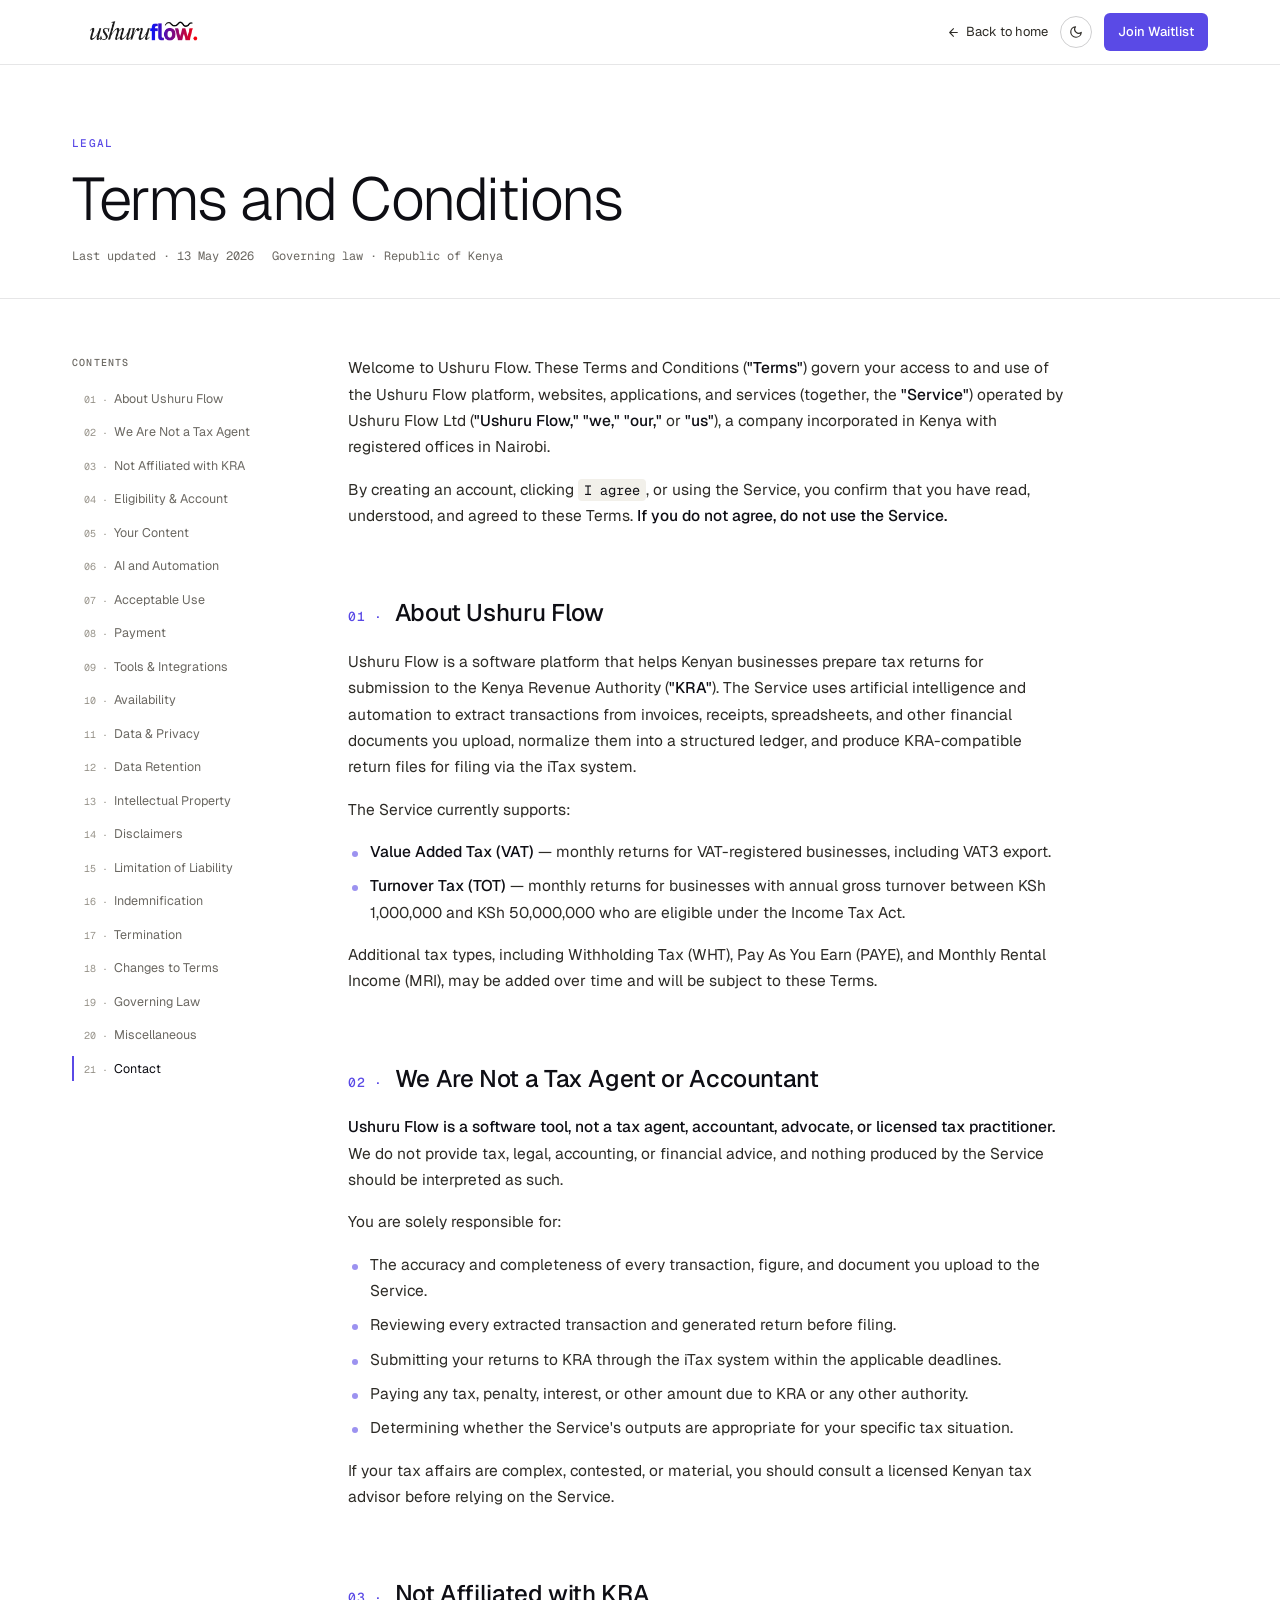
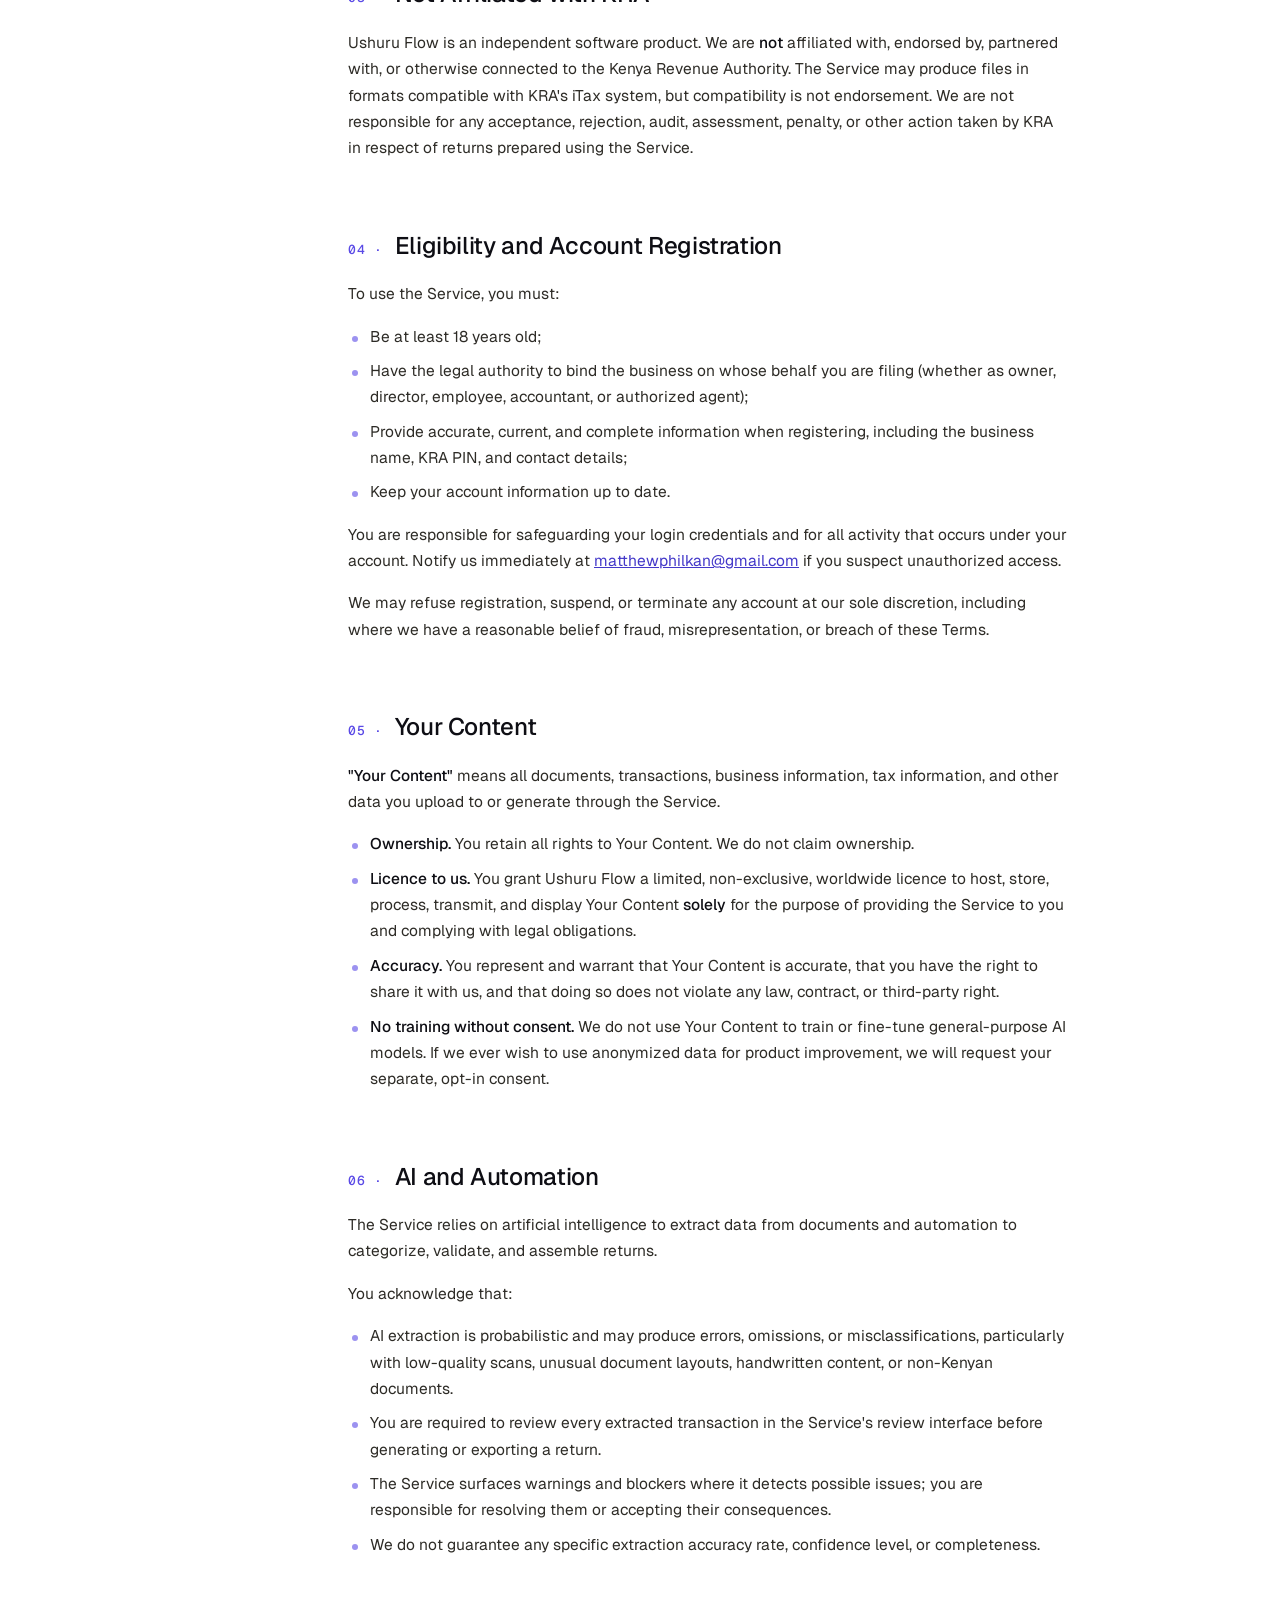
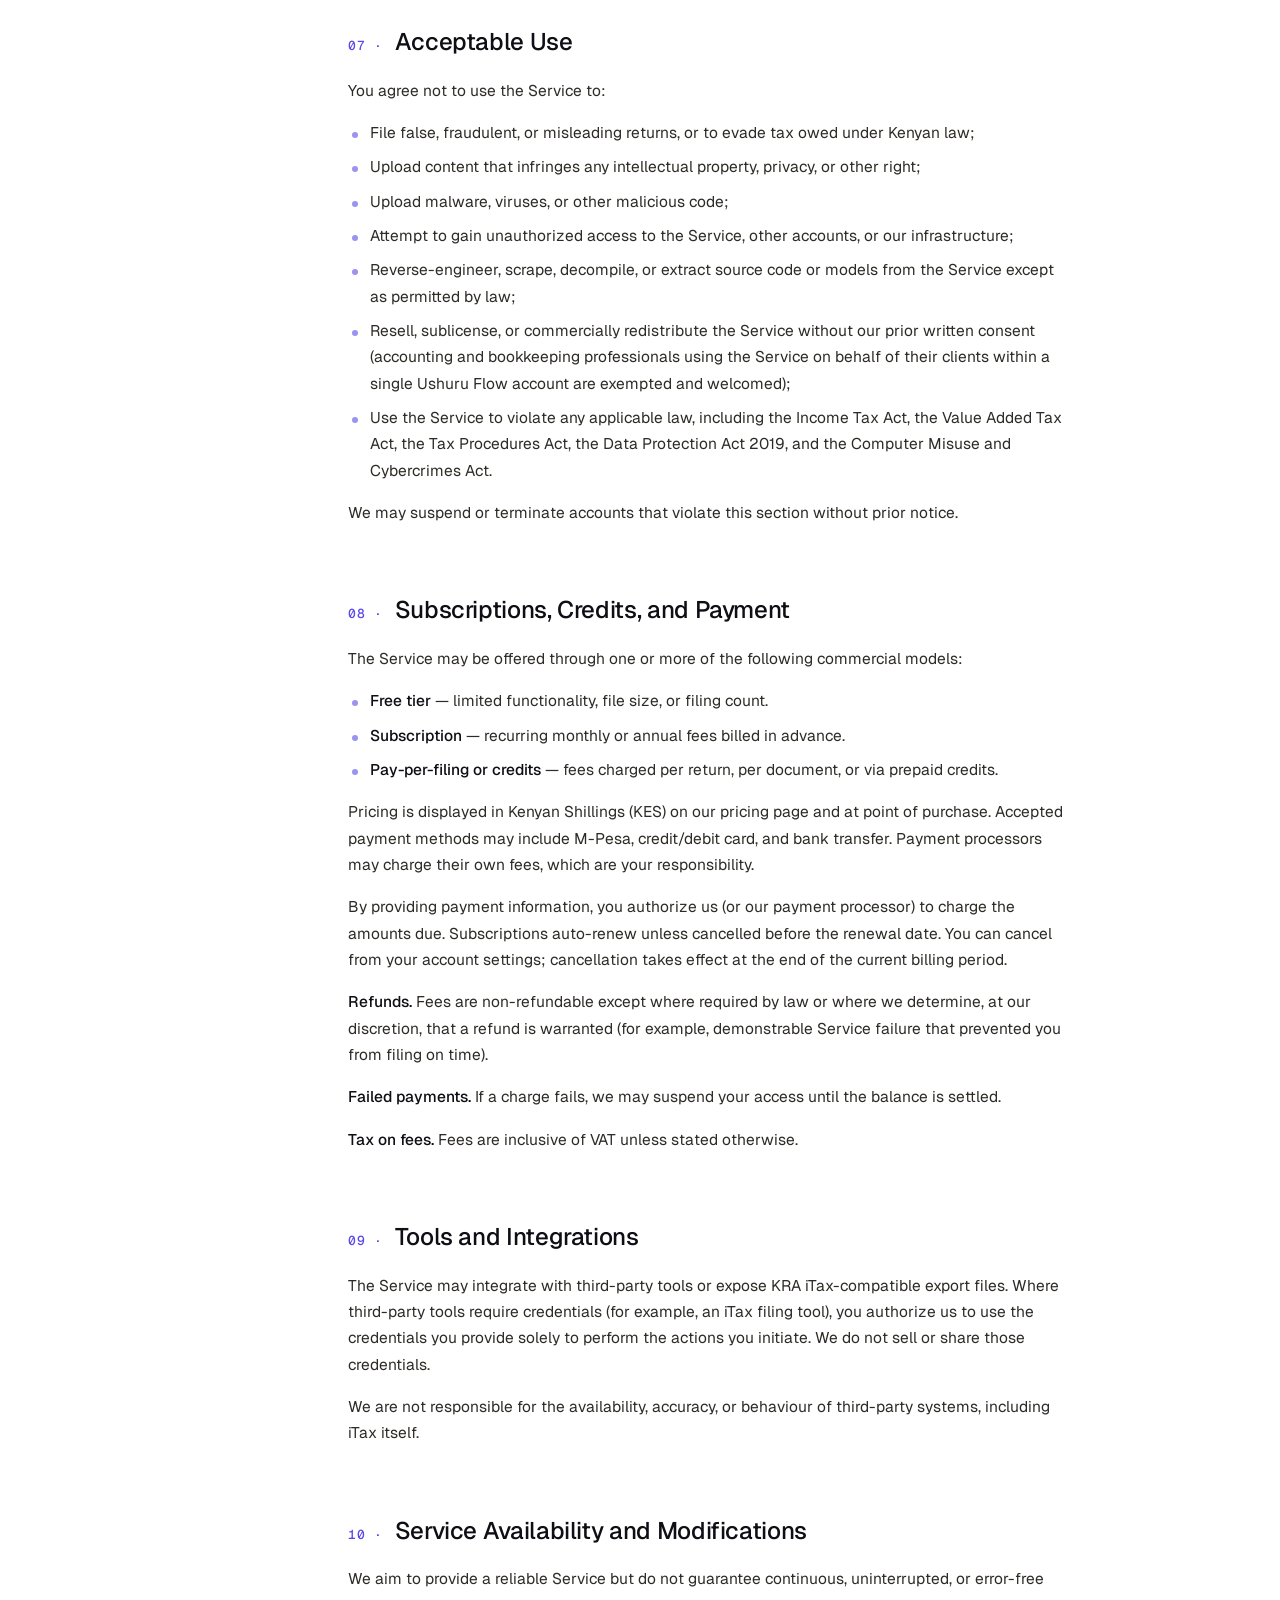
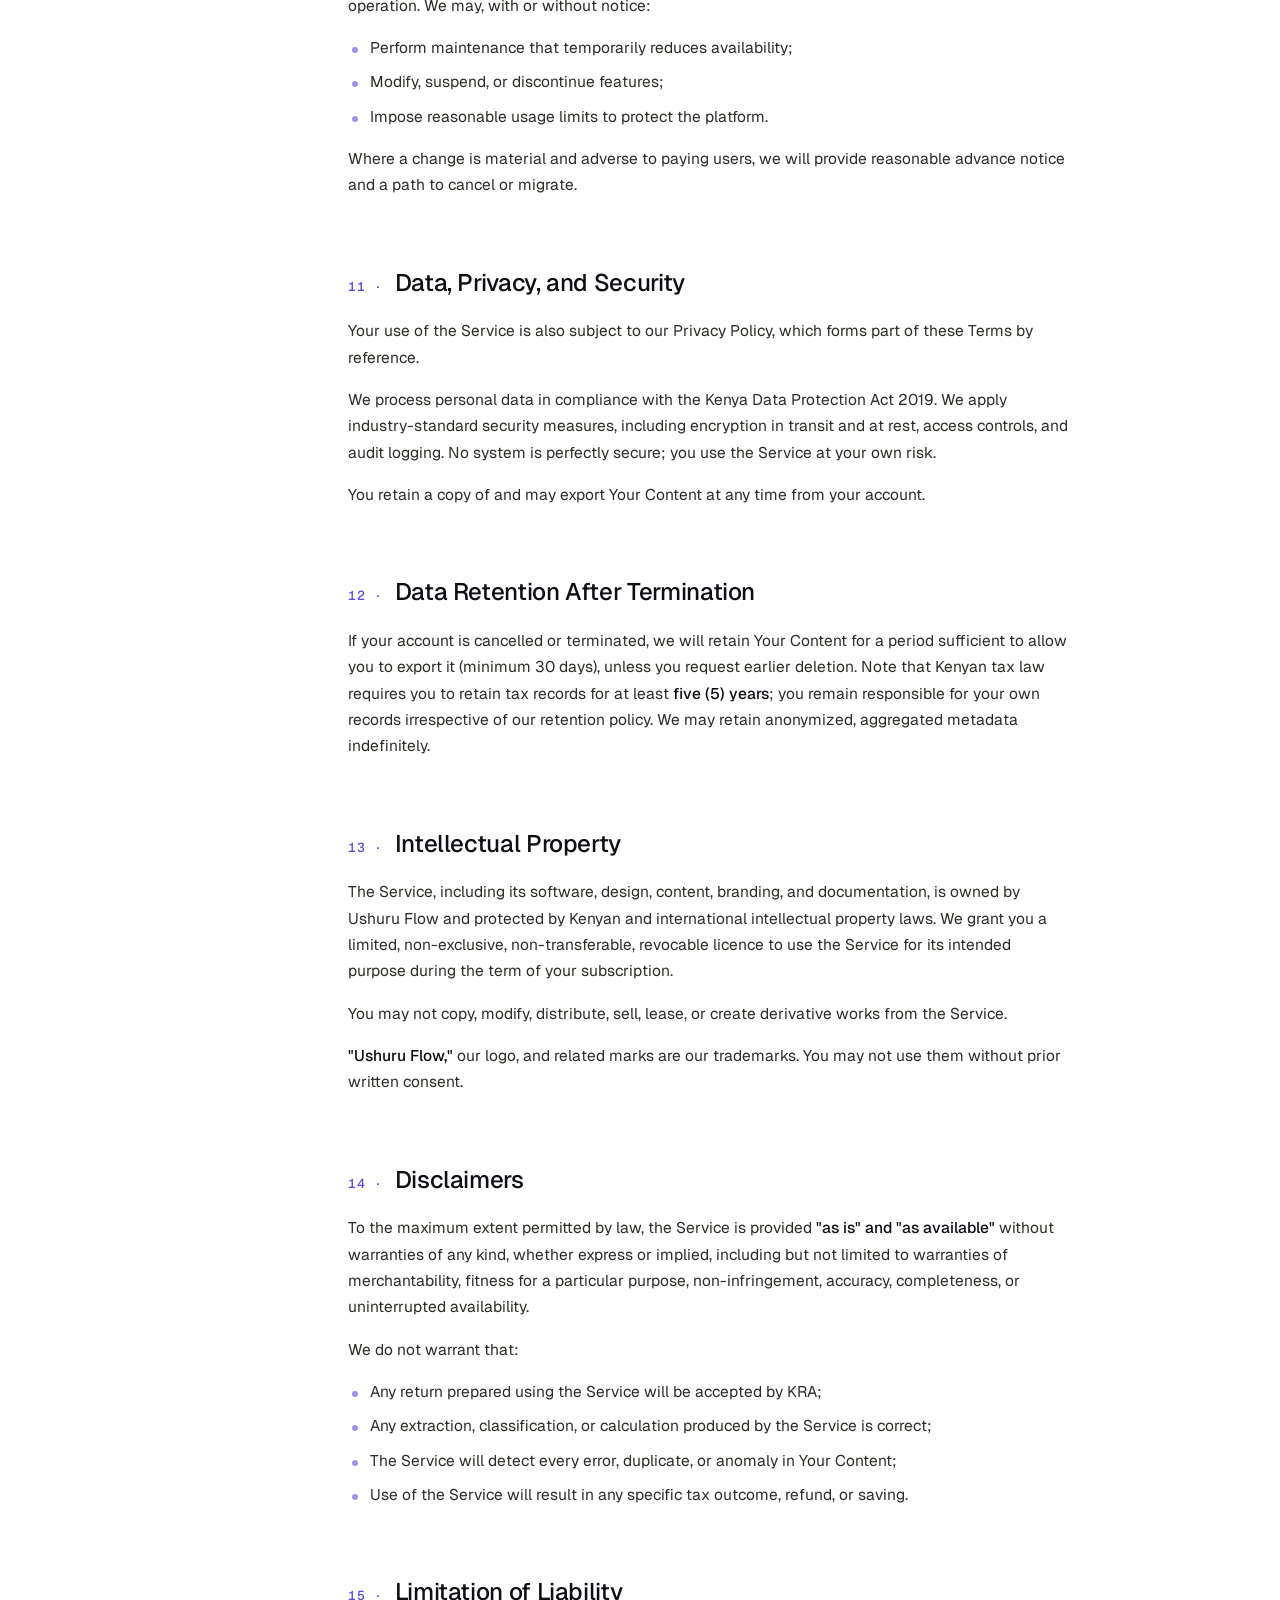
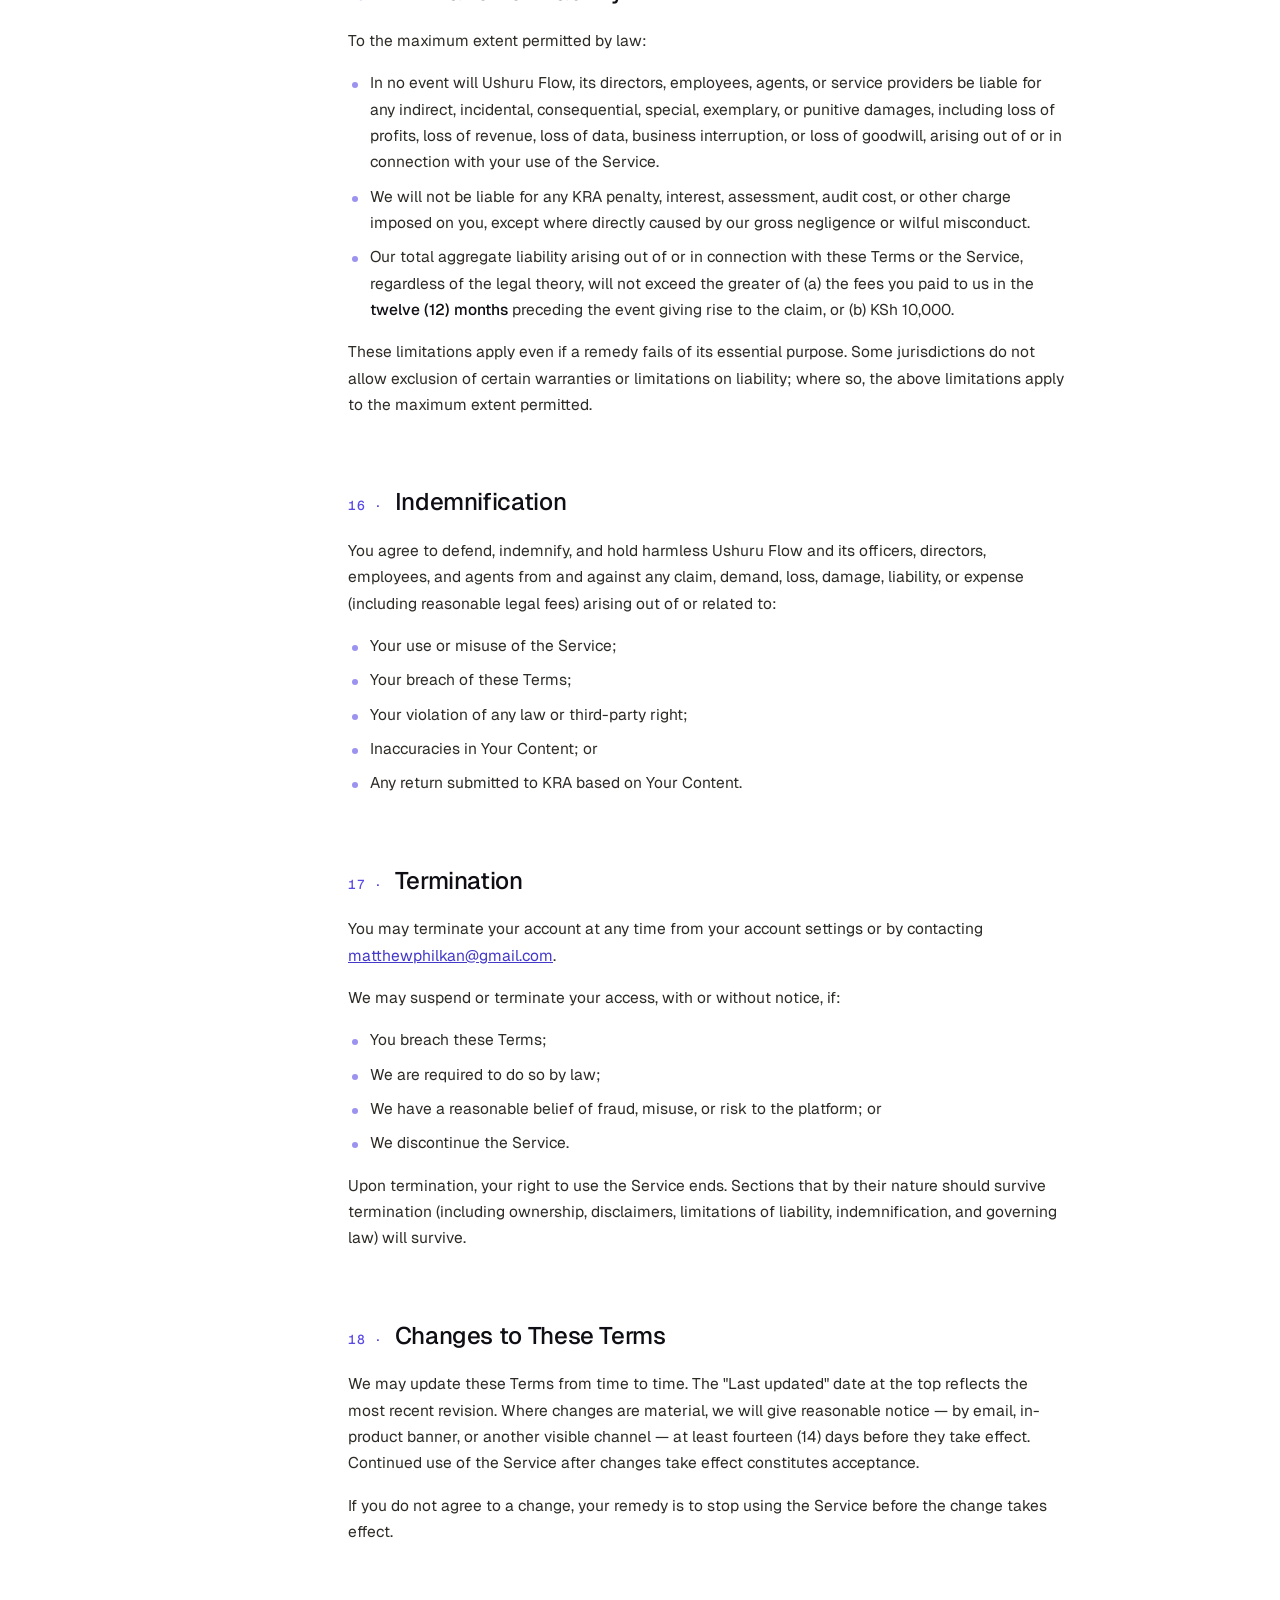
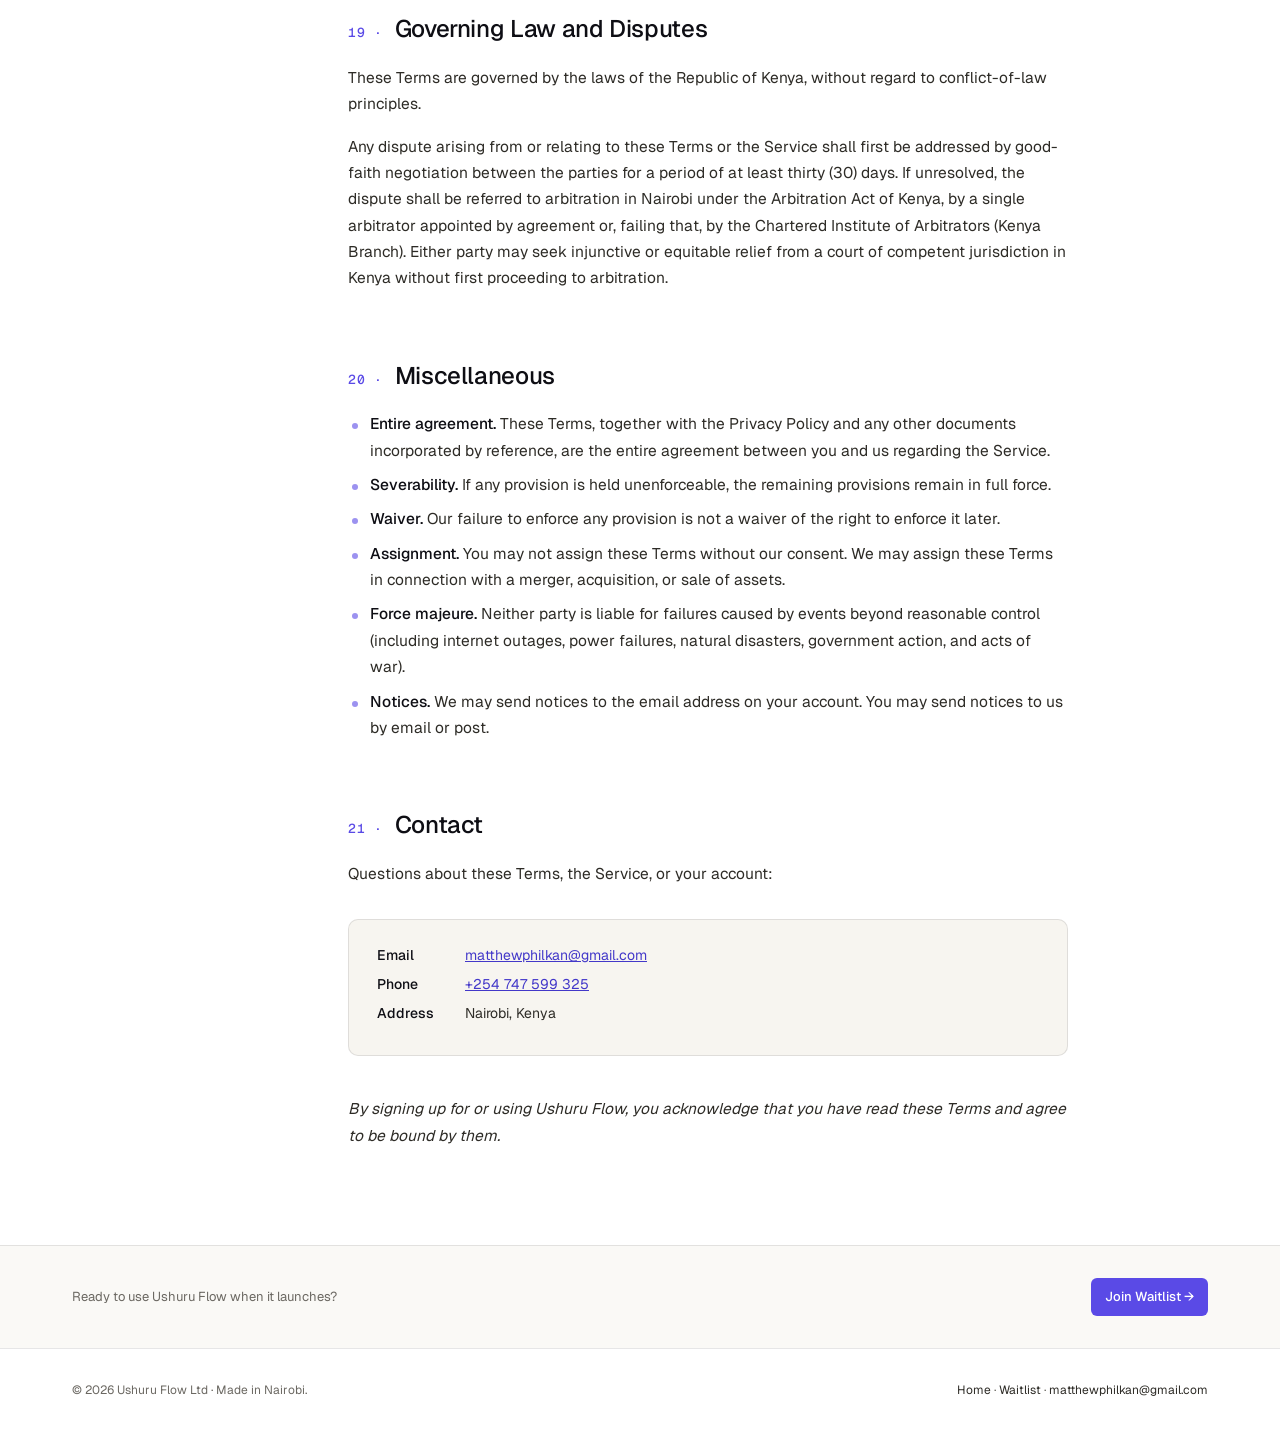
<file: terms.html>
<!doctype html>
<html lang="en" data-theme="light">
<head>
<meta charset="utf-8" />
<meta name="viewport" content="width=device-width, initial-scale=1" />
<title>Terms and Conditions — Ushuru Flow</title>
<link rel="icon" type="image/png" href="assets/logo-site.png" />
<link rel="apple-touch-icon" href="assets/logo-site.png" />
<link rel="preconnect" href="https://fonts.googleapis.com" />
<link rel="preconnect" href="https://fonts.gstatic.com" crossorigin />
<link href="https://fonts.googleapis.com/css2?family=Geist:wght@300;400;500;600&family=Geist+Mono:wght@400;500&display=swap" rel="stylesheet" />
<style>
:root[data-theme="dark"] {
  --bg: #0B0B10; --bg-2: #0F0F17; --bg-3: #15151F;
  --surface: #1A1A26; --surface-2: #20202E;
  --line: rgba(255,255,255,0.08); --line-strong: rgba(255,255,255,0.16);
  --fg: #F2F0EA; --fg-2: #C4C0B4; --fg-3: #908C82; --fg-4: #5A5750;
  --violet: #8B7FFF; --violet-2: #A99FFF; --violet-deep: #4F3FE0;
  --lime: #E8FF5C; --orange: #FFA452;
}
:root[data-theme="light"] {
  --bg: #FFFFFF; --bg-2: #FAF9F6; --bg-3: #F2F0EA;
  --surface: #FFFFFF; --surface-2: #F7F5F0;
  --line: rgba(15,15,20,0.10); --line-strong: rgba(15,15,20,0.20);
  --fg: #0E0E14; --fg-2: #2D2B26; --fg-3: #6B6862; --fg-4: #98948B;
  --violet: #5A4AE6; --violet-2: #4338C9; --violet-deep: #3328A8;
  --lime: #C8E83D; --orange: #FF7A52;
}

* { box-sizing: border-box; }
html, body { margin: 0; padding: 0; }
body {
  font-family: 'Geist', -apple-system, BlinkMacSystemFont, sans-serif;
  color: var(--fg); background: var(--bg); -webkit-font-smoothing: antialiased;
  line-height: 1.65; font-size: 15.5px;
}
a { color: var(--violet-2); }
a:hover { color: var(--violet); }
.wrap { max-width: 1200px; margin: 0 auto; padding: 0 32px; width: 100%; }
@media (max-width: 720px) { .wrap { padding: 0 20px; } }

/* NAV */
.nav { border-bottom: 1px solid var(--line); background: var(--bg); position: sticky; top: 0; z-index: 10; backdrop-filter: blur(8px); }
.nav-inner { display: flex; align-items: center; justify-content: space-between; height: 64px; }
.brand { display: inline-flex; align-items: center; text-decoration: none; font-size: 0; line-height: 0; }
.brand img { height: 28px; width: auto; display: block; }
.brand .logo-light { display: none; }
.brand .logo-dark { display: block; }
:root[data-theme="light"] .brand .logo-light { display: block; }
:root[data-theme="light"] .brand .logo-dark { display: none; }
.nav-right { display: flex; gap: 12px; align-items: center; }
.back-link { font-size: 13px; color: var(--fg-2); display: inline-flex; align-items: center; gap: 6px; text-decoration: none; }
.back-link:hover { color: var(--fg); }
.theme-toggle {
  width: 32px; height: 32px; border-radius: 999px;
  border: 1px solid var(--line-strong); background: transparent; color: var(--fg-2);
  display: inline-flex; align-items: center; justify-content: center; cursor: pointer;
}
.theme-toggle svg { width: 14px; height: 14px; }
.theme-toggle .ico-light { display: none; }
:root[data-theme="dark"] .theme-toggle .ico-dark { display: none; }
:root[data-theme="dark"] .theme-toggle .ico-light { display: block; }
.btn-join {
  font-family: inherit; font-size: 13px; font-weight: 500;
  padding: 8px 14px; border-radius: 6px;
  background: var(--violet); color: #fff; text-decoration: none;
}
.btn-join:hover { background: var(--violet-deep); color: #fff; }

/* HEADER BLOCK */
.head {
  padding: 64px 0 32px; border-bottom: 1px solid var(--line);
}
.eyebrow {
  font-family: 'Geist Mono', monospace; font-size: 11px; font-weight: 500;
  text-transform: uppercase; letter-spacing: 0.12em; color: var(--violet);
  margin-bottom: 16px; display: inline-block;
}
.head h1 {
  font-family: 'Geist', sans-serif; font-weight: 300;
  font-size: clamp(40px, 5vw, 60px); line-height: 1.04; letter-spacing: -0.025em;
  color: var(--fg); margin: 0;
}
.head .meta {
  margin-top: 16px;
  font-family: 'Geist Mono', monospace; font-size: 12px;
  color: var(--fg-3); display: flex; gap: 18px; flex-wrap: wrap;
}

/* ARTICLE LAYOUT */
.article {
  display: grid; grid-template-columns: 220px 1fr; gap: 56px;
  padding-top: 56px; padding-bottom: 80px;
}
@media (max-width: 920px) {
  .article { grid-template-columns: 1fr; gap: 32px; padding-top: 40px; padding-bottom: 64px; }
  .toc { position: static !important; }
}

.toc {
  position: sticky; top: 88px; align-self: start;
  max-height: calc(100vh - 120px); overflow-y: auto; padding-right: 8px;
}
.toc h6 {
  font-family: 'Geist Mono', monospace; font-size: 10px; font-weight: 500;
  text-transform: uppercase; letter-spacing: 0.12em; color: var(--fg-3);
  margin: 0 0 14px;
}
.toc ol { list-style: none; padding: 0; margin: 0; counter-reset: t; display: flex; flex-direction: column; gap: 8px; }
.toc li { counter-increment: t; }
.toc a {
  display: block; padding: 4px 0; font-size: 12.5px; color: var(--fg-3);
  text-decoration: none; line-height: 1.4; border-left: 2px solid transparent; padding-left: 10px;
  transition: color 120ms ease, border-color 120ms ease;
}
.toc a::before { content: counter(t, decimal-leading-zero) " · "; color: var(--fg-4); font-family: 'Geist Mono', monospace; font-size: 10px; }
.toc a:hover { color: var(--fg); border-left-color: var(--violet); }
.toc a.on { color: var(--fg); border-left-color: var(--violet); }

.content { max-width: 720px; }
.content h2 {
  font-family: 'Geist', sans-serif; font-weight: 500;
  font-size: 24px; letter-spacing: -0.015em; color: var(--fg);
  margin: 56px 0 16px; padding-top: 8px;
}
.content h2:first-child { margin-top: 0; }
.content h2::before {
  content: attr(data-num) " · ";
  font-family: 'Geist Mono', monospace; font-size: 13px;
  color: var(--violet); font-weight: 500; letter-spacing: 0.04em;
  margin-right: 4px;
}
.content h3 {
  font-family: 'Geist', sans-serif; font-weight: 500; font-size: 17px;
  color: var(--fg); margin: 24px 0 8px;
}
.content p {
  margin: 0 0 16px; color: var(--fg-2); line-height: 1.7;
}
.content p strong, .content strong { color: var(--fg); font-weight: 500; }
.content ul {
  margin: 0 0 16px; padding-left: 0; list-style: none;
}
.content ul li {
  position: relative; padding-left: 22px; margin-bottom: 8px;
  color: var(--fg-2); line-height: 1.7;
}
.content ul li::before {
  content: ''; position: absolute; left: 4px; top: 12px;
  width: 6px; height: 6px; border-radius: 999px; background: var(--violet); opacity: 0.6;
}
.content hr { display: none; }
.content blockquote {
  margin: 24px 0; padding: 14px 18px; border-left: 3px solid var(--violet);
  background: color-mix(in srgb, var(--violet) 6%, transparent);
  font-style: italic; color: var(--fg-2);
}
.content .key {
  font-family: 'Geist Mono', monospace; font-size: 13.5px;
  padding: 2px 6px; background: var(--bg-3); border-radius: 4px;
  color: var(--fg);
}
.content em { font-style: italic; color: var(--fg-2); }

.contact-box {
  margin-top: 32px; padding: 24px 28px;
  background: var(--surface-2); border: 1px solid var(--line);
  border-radius: 10px;
}
.contact-box h3 { margin-top: 0; }
.contact-box .item { display: flex; gap: 8px; font-size: 14px; color: var(--fg-2); margin-bottom: 6px; }
.contact-box .item b { color: var(--fg); font-weight: 500; min-width: 80px; }

.bottom {
  border-top: 1px solid var(--line);
  padding: 32px 0;
  background: var(--bg-2);
}
.bottom-inner {
  display: flex; align-items: center; justify-content: space-between;
  gap: 16px; flex-wrap: wrap;
  font-size: 13px; color: var(--fg-3);
}
.bottom .cta-row { display: flex; gap: 10px; align-items: center; }

footer { padding: 32px 0; border-top: 1px solid var(--line); background: var(--bg); }
.foot-inner {
  display: flex; align-items: center; justify-content: space-between;
  font-size: 12px; color: var(--fg-3); flex-wrap: wrap; gap: 12px;
}
.foot-inner a { color: var(--fg-2); text-decoration: none; }
.foot-inner a:hover { color: var(--fg); }
</style>
</head>
<body>

<header class="nav">
  <div class="wrap nav-inner">
    <a class="brand" href="index.html"><img class="logo-dark" src="assets/logo-dark.png" alt="Ushuru Flow" /><img class="logo-light" src="assets/logo-light.png" alt="Ushuru Flow" /></a>
    <div class="nav-right">
      <a class="back-link" href="index.html">
        <svg viewBox="0 0 24 24" fill="none" stroke="currentColor" stroke-width="2" stroke-linecap="round" stroke-linejoin="round" width="13" height="13"><path d="M19 12H5M12 19l-7-7 7-7"/></svg>
        Back to home
      </a>
      <button class="theme-toggle" id="theme-btn" title="Toggle theme">
        <svg class="ico-light" viewBox="0 0 24 24" fill="none" stroke="currentColor" stroke-width="2" stroke-linecap="round" stroke-linejoin="round"><circle cx="12" cy="12" r="4"/><path d="M12 2v2M12 20v2M4.93 4.93l1.41 1.41M17.66 17.66l1.41 1.41M2 12h2M20 12h2M4.93 19.07l1.41-1.41M17.66 6.34l1.41-1.41"/></svg>
        <svg class="ico-dark" viewBox="0 0 24 24" fill="none" stroke="currentColor" stroke-width="2" stroke-linecap="round" stroke-linejoin="round"><path d="M21 12.79A9 9 0 1 1 11.21 3 7 7 0 0 0 21 12.79z"/></svg>
      </button>
      <a class="btn-join" href="waitlist.html">Join Waitlist</a>
    </div>
  </div>
</header>

<section class="head">
  <div class="wrap">
    <span class="eyebrow">Legal</span>
    <h1>Terms and Conditions</h1>
    <div class="meta">
      <span>Last updated · 13 May 2026</span>
      <span>Governing law · Republic of Kenya</span>
    </div>
  </div>
</section>

<div class="wrap article">

  <aside class="toc" aria-label="Table of contents">
    <h6>Contents</h6>
    <ol id="toc-list">
      <li><a href="#s1">About Ushuru Flow</a></li>
      <li><a href="#s2">We Are Not a Tax Agent</a></li>
      <li><a href="#s3">Not Affiliated with KRA</a></li>
      <li><a href="#s4">Eligibility &amp; Account</a></li>
      <li><a href="#s5">Your Content</a></li>
      <li><a href="#s6">AI and Automation</a></li>
      <li><a href="#s7">Acceptable Use</a></li>
      <li><a href="#s8">Payment</a></li>
      <li><a href="#s9">Tools &amp; Integrations</a></li>
      <li><a href="#s10">Availability</a></li>
      <li><a href="#s11">Data &amp; Privacy</a></li>
      <li><a href="#s12">Data Retention</a></li>
      <li><a href="#s13">Intellectual Property</a></li>
      <li><a href="#s14">Disclaimers</a></li>
      <li><a href="#s15">Limitation of Liability</a></li>
      <li><a href="#s16">Indemnification</a></li>
      <li><a href="#s17">Termination</a></li>
      <li><a href="#s18">Changes to Terms</a></li>
      <li><a href="#s19">Governing Law</a></li>
      <li><a href="#s20">Miscellaneous</a></li>
      <li><a href="#s21">Contact</a></li>
    </ol>
  </aside>

  <article class="content">

    <p>Welcome to Ushuru Flow. These Terms and Conditions (<strong>"Terms"</strong>) govern your access to and use of the Ushuru Flow platform, websites, applications, and services (together, the <strong>"Service"</strong>) operated by Ushuru Flow Ltd (<strong>"Ushuru Flow," "we," "our,"</strong> or <strong>"us"</strong>), a company incorporated in Kenya with registered offices in Nairobi.</p>

    <p>By creating an account, clicking <span class="key">I agree</span>, or using the Service, you confirm that you have read, understood, and agreed to these Terms. <strong>If you do not agree, do not use the Service.</strong></p>

    <h2 id="s1" data-num="01">About Ushuru Flow</h2>
    <p>Ushuru Flow is a software platform that helps Kenyan businesses prepare tax returns for submission to the Kenya Revenue Authority (<strong>"KRA"</strong>). The Service uses artificial intelligence and automation to extract transactions from invoices, receipts, spreadsheets, and other financial documents you upload, normalize them into a structured ledger, and produce KRA-compatible return files for filing via the iTax system.</p>
    <p>The Service currently supports:</p>
    <ul>
      <li><strong>Value Added Tax (VAT)</strong> — monthly returns for VAT-registered businesses, including VAT3 export.</li>
      <li><strong>Turnover Tax (TOT)</strong> — monthly returns for businesses with annual gross turnover between KSh 1,000,000 and KSh 50,000,000 who are eligible under the Income Tax Act.</li>
    </ul>
    <p>Additional tax types, including Withholding Tax (WHT), Pay As You Earn (PAYE), and Monthly Rental Income (MRI), may be added over time and will be subject to these Terms.</p>

    <h2 id="s2" data-num="02">We Are Not a Tax Agent or Accountant</h2>
    <p><strong>Ushuru Flow is a software tool, not a tax agent, accountant, advocate, or licensed tax practitioner.</strong> We do not provide tax, legal, accounting, or financial advice, and nothing produced by the Service should be interpreted as such.</p>
    <p>You are solely responsible for:</p>
    <ul>
      <li>The accuracy and completeness of every transaction, figure, and document you upload to the Service.</li>
      <li>Reviewing every extracted transaction and generated return before filing.</li>
      <li>Submitting your returns to KRA through the iTax system within the applicable deadlines.</li>
      <li>Paying any tax, penalty, interest, or other amount due to KRA or any other authority.</li>
      <li>Determining whether the Service's outputs are appropriate for your specific tax situation.</li>
    </ul>
    <p>If your tax affairs are complex, contested, or material, you should consult a licensed Kenyan tax advisor before relying on the Service.</p>

    <h2 id="s3" data-num="03">Not Affiliated with KRA</h2>
    <p>Ushuru Flow is an independent software product. We are <strong>not</strong> affiliated with, endorsed by, partnered with, or otherwise connected to the Kenya Revenue Authority. The Service may produce files in formats compatible with KRA's iTax system, but compatibility is not endorsement. We are not responsible for any acceptance, rejection, audit, assessment, penalty, or other action taken by KRA in respect of returns prepared using the Service.</p>

    <h2 id="s4" data-num="04">Eligibility and Account Registration</h2>
    <p>To use the Service, you must:</p>
    <ul>
      <li>Be at least 18 years old;</li>
      <li>Have the legal authority to bind the business on whose behalf you are filing (whether as owner, director, employee, accountant, or authorized agent);</li>
      <li>Provide accurate, current, and complete information when registering, including the business name, KRA PIN, and contact details;</li>
      <li>Keep your account information up to date.</li>
    </ul>
    <p>You are responsible for safeguarding your login credentials and for all activity that occurs under your account. Notify us immediately at <a href="mailto:matthewphilkan@gmail.com">matthewphilkan@gmail.com</a> if you suspect unauthorized access.</p>
    <p>We may refuse registration, suspend, or terminate any account at our sole discretion, including where we have a reasonable belief of fraud, misrepresentation, or breach of these Terms.</p>

    <h2 id="s5" data-num="05">Your Content</h2>
    <p><strong>"Your Content"</strong> means all documents, transactions, business information, tax information, and other data you upload to or generate through the Service.</p>
    <ul>
      <li><strong>Ownership.</strong> You retain all rights to Your Content. We do not claim ownership.</li>
      <li><strong>Licence to us.</strong> You grant Ushuru Flow a limited, non-exclusive, worldwide licence to host, store, process, transmit, and display Your Content <strong>solely</strong> for the purpose of providing the Service to you and complying with legal obligations.</li>
      <li><strong>Accuracy.</strong> You represent and warrant that Your Content is accurate, that you have the right to share it with us, and that doing so does not violate any law, contract, or third-party right.</li>
      <li><strong>No training without consent.</strong> We do not use Your Content to train or fine-tune general-purpose AI models. If we ever wish to use anonymized data for product improvement, we will request your separate, opt-in consent.</li>
    </ul>

    <h2 id="s6" data-num="06">AI and Automation</h2>
    <p>The Service relies on artificial intelligence to extract data from documents and automation to categorize, validate, and assemble returns.</p>
    <p>You acknowledge that:</p>
    <ul>
      <li>AI extraction is probabilistic and may produce errors, omissions, or misclassifications, particularly with low-quality scans, unusual document layouts, handwritten content, or non-Kenyan documents.</li>
      <li>You are required to review every extracted transaction in the Service's review interface before generating or exporting a return.</li>
      <li>The Service surfaces warnings and blockers where it detects possible issues; you are responsible for resolving them or accepting their consequences.</li>
      <li>We do not guarantee any specific extraction accuracy rate, confidence level, or completeness.</li>
    </ul>

    <h2 id="s7" data-num="07">Acceptable Use</h2>
    <p>You agree not to use the Service to:</p>
    <ul>
      <li>File false, fraudulent, or misleading returns, or to evade tax owed under Kenyan law;</li>
      <li>Upload content that infringes any intellectual property, privacy, or other right;</li>
      <li>Upload malware, viruses, or other malicious code;</li>
      <li>Attempt to gain unauthorized access to the Service, other accounts, or our infrastructure;</li>
      <li>Reverse-engineer, scrape, decompile, or extract source code or models from the Service except as permitted by law;</li>
      <li>Resell, sublicense, or commercially redistribute the Service without our prior written consent (accounting and bookkeeping professionals using the Service on behalf of their clients within a single Ushuru Flow account are exempted and welcomed);</li>
      <li>Use the Service to violate any applicable law, including the Income Tax Act, the Value Added Tax Act, the Tax Procedures Act, the Data Protection Act 2019, and the Computer Misuse and Cybercrimes Act.</li>
    </ul>
    <p>We may suspend or terminate accounts that violate this section without prior notice.</p>

    <h2 id="s8" data-num="08">Subscriptions, Credits, and Payment</h2>
    <p>The Service may be offered through one or more of the following commercial models:</p>
    <ul>
      <li><strong>Free tier</strong> — limited functionality, file size, or filing count.</li>
      <li><strong>Subscription</strong> — recurring monthly or annual fees billed in advance.</li>
      <li><strong>Pay-per-filing or credits</strong> — fees charged per return, per document, or via prepaid credits.</li>
    </ul>
    <p>Pricing is displayed in Kenyan Shillings (KES) on our pricing page and at point of purchase. Accepted payment methods may include M-Pesa, credit/debit card, and bank transfer. Payment processors may charge their own fees, which are your responsibility.</p>
    <p>By providing payment information, you authorize us (or our payment processor) to charge the amounts due. Subscriptions auto-renew unless cancelled before the renewal date. You can cancel from your account settings; cancellation takes effect at the end of the current billing period.</p>
    <p><strong>Refunds.</strong> Fees are non-refundable except where required by law or where we determine, at our discretion, that a refund is warranted (for example, demonstrable Service failure that prevented you from filing on time).</p>
    <p><strong>Failed payments.</strong> If a charge fails, we may suspend your access until the balance is settled.</p>
    <p><strong>Tax on fees.</strong> Fees are inclusive of VAT unless stated otherwise.</p>

    <h2 id="s9" data-num="09">Tools and Integrations</h2>
    <p>The Service may integrate with third-party tools or expose KRA iTax-compatible export files. Where third-party tools require credentials (for example, an iTax filing tool), you authorize us to use the credentials you provide solely to perform the actions you initiate. We do not sell or share those credentials.</p>
    <p>We are not responsible for the availability, accuracy, or behaviour of third-party systems, including iTax itself.</p>

    <h2 id="s10" data-num="10">Service Availability and Modifications</h2>
    <p>We aim to provide a reliable Service but do not guarantee continuous, uninterrupted, or error-free operation. We may, with or without notice:</p>
    <ul>
      <li>Perform maintenance that temporarily reduces availability;</li>
      <li>Modify, suspend, or discontinue features;</li>
      <li>Impose reasonable usage limits to protect the platform.</li>
    </ul>
    <p>Where a change is material and adverse to paying users, we will provide reasonable advance notice and a path to cancel or migrate.</p>

    <h2 id="s11" data-num="11">Data, Privacy, and Security</h2>
    <p>Your use of the Service is also subject to our Privacy Policy, which forms part of these Terms by reference.</p>
    <p>We process personal data in compliance with the Kenya Data Protection Act 2019. We apply industry-standard security measures, including encryption in transit and at rest, access controls, and audit logging. No system is perfectly secure; you use the Service at your own risk.</p>
    <p>You retain a copy of and may export Your Content at any time from your account.</p>

    <h2 id="s12" data-num="12">Data Retention After Termination</h2>
    <p>If your account is cancelled or terminated, we will retain Your Content for a period sufficient to allow you to export it (minimum 30 days), unless you request earlier deletion. Note that Kenyan tax law requires you to retain tax records for at least <strong>five (5) years</strong>; you remain responsible for your own records irrespective of our retention policy. We may retain anonymized, aggregated metadata indefinitely.</p>

    <h2 id="s13" data-num="13">Intellectual Property</h2>
    <p>The Service, including its software, design, content, branding, and documentation, is owned by Ushuru Flow and protected by Kenyan and international intellectual property laws. We grant you a limited, non-exclusive, non-transferable, revocable licence to use the Service for its intended purpose during the term of your subscription.</p>
    <p>You may not copy, modify, distribute, sell, lease, or create derivative works from the Service.</p>
    <p><strong>"Ushuru Flow,"</strong> our logo, and related marks are our trademarks. You may not use them without prior written consent.</p>

    <h2 id="s14" data-num="14">Disclaimers</h2>
    <p>To the maximum extent permitted by law, the Service is provided <strong>"as is" and "as available"</strong> without warranties of any kind, whether express or implied, including but not limited to warranties of merchantability, fitness for a particular purpose, non-infringement, accuracy, completeness, or uninterrupted availability.</p>
    <p>We do not warrant that:</p>
    <ul>
      <li>Any return prepared using the Service will be accepted by KRA;</li>
      <li>Any extraction, classification, or calculation produced by the Service is correct;</li>
      <li>The Service will detect every error, duplicate, or anomaly in Your Content;</li>
      <li>Use of the Service will result in any specific tax outcome, refund, or saving.</li>
    </ul>

    <h2 id="s15" data-num="15">Limitation of Liability</h2>
    <p>To the maximum extent permitted by law:</p>
    <ul>
      <li>In no event will Ushuru Flow, its directors, employees, agents, or service providers be liable for any indirect, incidental, consequential, special, exemplary, or punitive damages, including loss of profits, loss of revenue, loss of data, business interruption, or loss of goodwill, arising out of or in connection with your use of the Service.</li>
      <li>We will not be liable for any KRA penalty, interest, assessment, audit cost, or other charge imposed on you, except where directly caused by our gross negligence or wilful misconduct.</li>
      <li>Our total aggregate liability arising out of or in connection with these Terms or the Service, regardless of the legal theory, will not exceed the greater of (a) the fees you paid to us in the <strong>twelve (12) months</strong> preceding the event giving rise to the claim, or (b) KSh 10,000.</li>
    </ul>
    <p>These limitations apply even if a remedy fails of its essential purpose. Some jurisdictions do not allow exclusion of certain warranties or limitations on liability; where so, the above limitations apply to the maximum extent permitted.</p>

    <h2 id="s16" data-num="16">Indemnification</h2>
    <p>You agree to defend, indemnify, and hold harmless Ushuru Flow and its officers, directors, employees, and agents from and against any claim, demand, loss, damage, liability, or expense (including reasonable legal fees) arising out of or related to:</p>
    <ul>
      <li>Your use or misuse of the Service;</li>
      <li>Your breach of these Terms;</li>
      <li>Your violation of any law or third-party right;</li>
      <li>Inaccuracies in Your Content; or</li>
      <li>Any return submitted to KRA based on Your Content.</li>
    </ul>

    <h2 id="s17" data-num="17">Termination</h2>
    <p>You may terminate your account at any time from your account settings or by contacting <a href="mailto:matthewphilkan@gmail.com">matthewphilkan@gmail.com</a>.</p>
    <p>We may suspend or terminate your access, with or without notice, if:</p>
    <ul>
      <li>You breach these Terms;</li>
      <li>We are required to do so by law;</li>
      <li>We have a reasonable belief of fraud, misuse, or risk to the platform; or</li>
      <li>We discontinue the Service.</li>
    </ul>
    <p>Upon termination, your right to use the Service ends. Sections that by their nature should survive termination (including ownership, disclaimers, limitations of liability, indemnification, and governing law) will survive.</p>

    <h2 id="s18" data-num="18">Changes to These Terms</h2>
    <p>We may update these Terms from time to time. The "Last updated" date at the top reflects the most recent revision. Where changes are material, we will give reasonable notice — by email, in-product banner, or another visible channel — at least fourteen (14) days before they take effect. Continued use of the Service after changes take effect constitutes acceptance.</p>
    <p>If you do not agree to a change, your remedy is to stop using the Service before the change takes effect.</p>

    <h2 id="s19" data-num="19">Governing Law and Disputes</h2>
    <p>These Terms are governed by the laws of the Republic of Kenya, without regard to conflict-of-law principles.</p>
    <p>Any dispute arising from or relating to these Terms or the Service shall first be addressed by good-faith negotiation between the parties for a period of at least thirty (30) days. If unresolved, the dispute shall be referred to arbitration in Nairobi under the Arbitration Act of Kenya, by a single arbitrator appointed by agreement or, failing that, by the Chartered Institute of Arbitrators (Kenya Branch). Either party may seek injunctive or equitable relief from a court of competent jurisdiction in Kenya without first proceeding to arbitration.</p>

    <h2 id="s20" data-num="20">Miscellaneous</h2>
    <ul>
      <li><strong>Entire agreement.</strong> These Terms, together with the Privacy Policy and any other documents incorporated by reference, are the entire agreement between you and us regarding the Service.</li>
      <li><strong>Severability.</strong> If any provision is held unenforceable, the remaining provisions remain in full force.</li>
      <li><strong>Waiver.</strong> Our failure to enforce any provision is not a waiver of the right to enforce it later.</li>
      <li><strong>Assignment.</strong> You may not assign these Terms without our consent. We may assign these Terms in connection with a merger, acquisition, or sale of assets.</li>
      <li><strong>Force majeure.</strong> Neither party is liable for failures caused by events beyond reasonable control (including internet outages, power failures, natural disasters, government action, and acts of war).</li>
      <li><strong>Notices.</strong> We may send notices to the email address on your account. You may send notices to us by email or post.</li>
    </ul>

    <h2 id="s21" data-num="21">Contact</h2>
    <p>Questions about these Terms, the Service, or your account:</p>
    <div class="contact-box">
      <div class="item"><b>Email</b><a href="mailto:matthewphilkan@gmail.com">matthewphilkan@gmail.com</a></div>
      <div class="item"><b>Phone</b><a href="tel:+254747599325">+254 747 599 325</a></div>
      <div class="item"><b>Address</b><span>Nairobi, Kenya</span></div>
    </div>

    <p style="margin-top: 40px;"><em>By signing up for or using Ushuru Flow, you acknowledge that you have read these Terms and agree to be bound by them.</em></p>
  </article>
</div>

<section class="bottom">
  <div class="wrap bottom-inner">
    <span>Ready to use Ushuru Flow when it launches?</span>
    <div class="cta-row">
      <a class="btn-join" href="waitlist.html">Join Waitlist →</a>
    </div>
  </div>
</section>

<footer>
  <div class="wrap foot-inner">
    <span>© 2026 Ushuru Flow Ltd · Made in Nairobi.</span>
    <span><a href="index.html">Home</a> · <a href="waitlist.html">Waitlist</a> · <a href="mailto:matthewphilkan@gmail.com">matthewphilkan@gmail.com</a></span>
  </div>
</footer>

<script>
  // Theme persistence
  const saved = localStorage.getItem('ushuru-theme');
  if (saved === 'dark' || saved === 'light') {
    document.documentElement.setAttribute('data-theme', saved);
  }
  document.getElementById('theme-btn').addEventListener('click', () => {
    const cur = document.documentElement.getAttribute('data-theme') || 'light';
    const next = cur === 'dark' ? 'light' : 'dark';
    document.documentElement.setAttribute('data-theme', next);
    localStorage.setItem('ushuru-theme', next);
  });

  // TOC scroll-spy
  const tocLinks = document.querySelectorAll('.toc a');
  const sections = Array.from(document.querySelectorAll('.content h2[id]'));
  const obs = new IntersectionObserver(entries => {
    entries.forEach(e => {
      if (e.isIntersecting) {
        const id = e.target.id;
        tocLinks.forEach(a => a.classList.toggle('on', a.getAttribute('href') === '#' + id));
      }
    });
  }, { rootMargin: '-30% 0px -60% 0px' });
  sections.forEach(s => obs.observe(s));
</script>

</body>
</html>
</file>
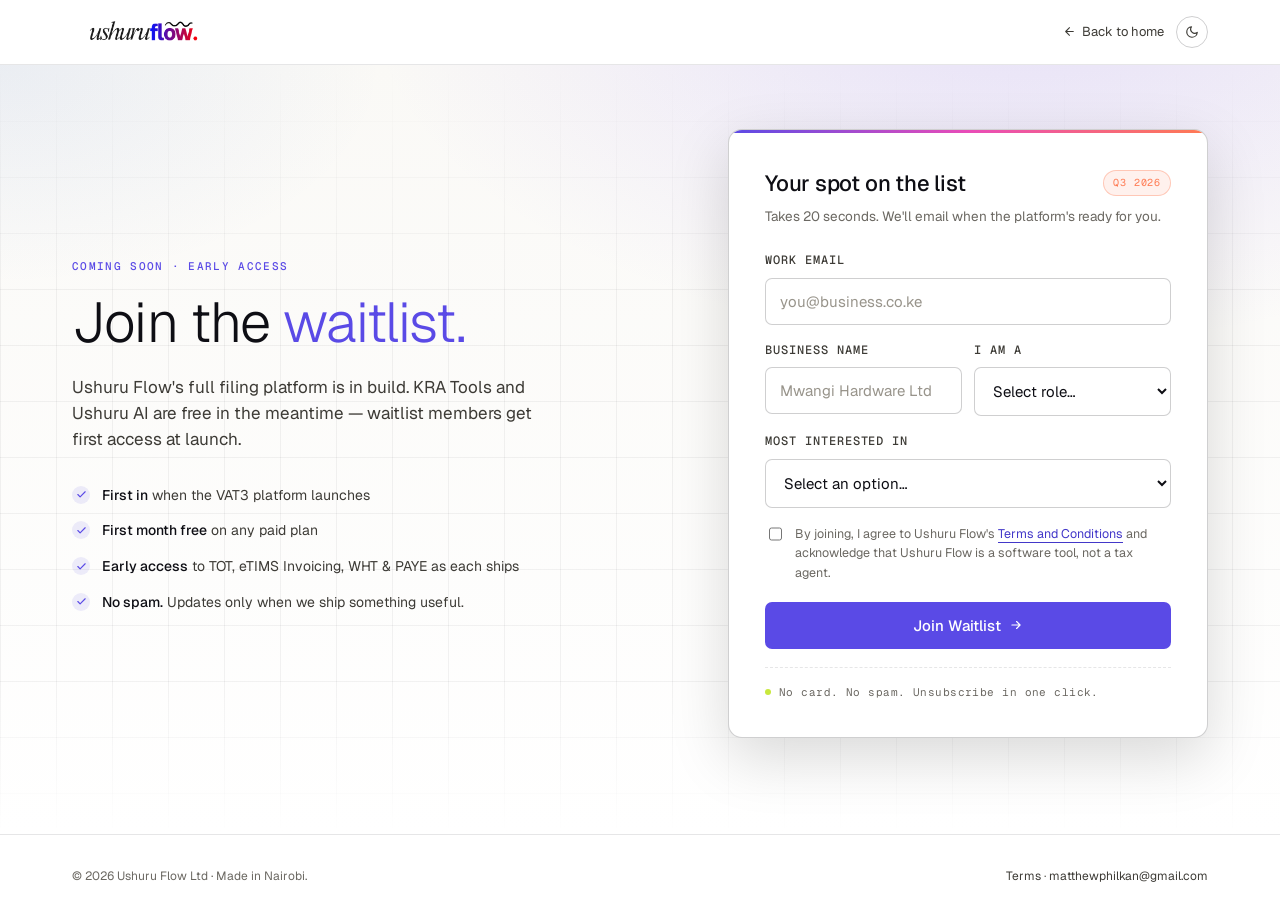
<file: waitlist.html>
<!doctype html>
<html lang="en" data-theme="light">
<head>
<meta charset="utf-8" />
<meta name="viewport" content="width=device-width, initial-scale=1" />
<title>Join the waitlist — Ushuru Flow</title>
<link rel="icon" type="image/png" href="assets/logo-site.png" />
<link rel="apple-touch-icon" href="assets/logo-site.png" />
<link rel="preconnect" href="https://fonts.googleapis.com" />
<link rel="preconnect" href="https://fonts.gstatic.com" crossorigin />
<link href="https://fonts.googleapis.com/css2?family=Geist:wght@300;400;500;600&family=Geist+Mono:wght@400;500&display=swap" rel="stylesheet" />
<style>
/* TOKENS — mirror Temporal-style main page */
:root[data-theme="dark"] {
  --bg: #0B0B10; --bg-2: #0F0F17; --bg-3: #15151F;
  --surface: #1A1A26; --surface-2: #20202E;
  --line: rgba(255,255,255,0.08); --line-strong: rgba(255,255,255,0.16);
  --fg: #F2F0EA; --fg-2: #B6B2A6; --fg-3: #807C72; --fg-4: #5A5750;
  --violet: #8B7FFF; --violet-2: #A99FFF; --violet-deep: #4F3FE0;
  --violet-wash: rgba(139,127,255,0.14);
  --lime: #E8FF5C; --orange: #FFA452; --pink: #FF6BD6;
  --hero-grad:
    radial-gradient(ellipse 1100px 600px at 80% -10%, rgba(120,80,255,0.35), transparent 60%),
    radial-gradient(ellipse 700px 400px at 0% 0%, rgba(40,90,180,0.18), transparent 55%),
    linear-gradient(180deg, #15131F 0%, #0B0B10 100%);
  --grid-line: rgba(255,255,255,0.04);
}
:root[data-theme="light"] {
  --bg: #FFFFFF; --bg-2: #FAF9F6; --bg-3: #F2F0EA;
  --surface: #FFFFFF; --surface-2: #F7F5F0;
  --line: rgba(15,15,20,0.10); --line-strong: rgba(15,15,20,0.20);
  --fg: #0E0E14; --fg-2: #3D3B36; --fg-3: #6B6862; --fg-4: #98948B;
  --violet: #5A4AE6; --violet-2: #4338C9; --violet-deep: #3328A8;
  --violet-wash: rgba(90,74,230,0.10);
  --lime: #C8E83D; --orange: #FF7A52; --pink: #E94CB8;
  --hero-grad:
    radial-gradient(ellipse 1100px 600px at 80% -10%, rgba(140,110,255,0.18), transparent 60%),
    radial-gradient(ellipse 700px 400px at 0% 0%, rgba(50,100,200,0.08), transparent 55%),
    linear-gradient(180deg, #FAF9F6 0%, #FFFFFF 100%);
  --grid-line: rgba(15,15,20,0.05);
}

* { box-sizing: border-box; }
html, body { margin: 0; padding: 0; }
body {
  font-family: 'Geist', -apple-system, BlinkMacSystemFont, sans-serif;
  color: var(--fg); background: var(--bg); -webkit-font-smoothing: antialiased;
  line-height: 1.55; min-height: 100vh; display: flex; flex-direction: column;
}
a { color: inherit; text-decoration: none; }
h1, h2, h3 { font-family: 'Geist', sans-serif; font-weight: 300; letter-spacing: -0.02em; margin: 0; color: var(--fg); }
h1 { font-size: clamp(40px, 5vw, 56px); line-height: 1.04; }
h3 { font-size: 18px; font-weight: 500; letter-spacing: -0.01em; }
p { margin: 0; color: var(--fg-2); }
.wrap { max-width: 1200px; margin: 0 auto; padding: 0 32px; width: 100%; }
@media (max-width: 720px) { .wrap { padding: 0 20px; } }

/* NAV */
.nav { border-bottom: 1px solid var(--line); background: var(--bg); }
.nav-inner { display: flex; align-items: center; justify-content: space-between; height: 64px; }
.brand { display: inline-flex; align-items: center; font-size: 0; line-height: 0; }
.brand img { height: 28px; width: auto; display: block; }
.brand .logo-light { display: none; }
.brand .logo-dark { display: block; }
:root[data-theme="light"] .brand .logo-light { display: block; }
:root[data-theme="light"] .brand .logo-dark { display: none; }
.nav-right { display: flex; gap: 12px; align-items: center; }
.back-link { font-size: 13px; color: var(--fg-2); display: inline-flex; align-items: center; gap: 6px; }
.back-link:hover { color: var(--fg); }
.theme-toggle {
  width: 32px; height: 32px; border-radius: 999px;
  border: 1px solid var(--line-strong); background: transparent; color: var(--fg-2);
  display: inline-flex; align-items: center; justify-content: center; cursor: pointer;
}
.theme-toggle:hover { color: var(--fg); border-color: var(--fg-2); }
.theme-toggle svg { width: 14px; height: 14px; }
.theme-toggle .ico-light { display: none; }
:root[data-theme="dark"] .theme-toggle .ico-dark { display: none; }
:root[data-theme="dark"] .theme-toggle .ico-light { display: block; }

/* HERO + FORM */
.main {
  flex: 1; background: var(--hero-grad); position: relative; overflow: hidden;
}
.main::before {
  content: '';
  position: absolute; inset: 0;
  background-image:
    linear-gradient(var(--grid-line) 1px, transparent 1px),
    linear-gradient(90deg, var(--grid-line) 1px, transparent 1px);
  background-size: 56px 56px;
  mask-image: linear-gradient(180deg, transparent 0%, #000 30%, #000 80%, transparent 100%);
  pointer-events: none;
}
.main-inner {
  position: relative; z-index: 1; padding-top: 64px; padding-bottom: 96px;
  display: grid; grid-template-columns: 1fr 1fr; gap: 72px; align-items: center;
}
@media (max-width: 880px) {
  .main-inner { grid-template-columns: 1fr; gap: 40px; padding-top: 48px; padding-bottom: 72px; }
}

.eyebrow {
  font-family: 'Geist Mono', monospace; font-size: 11px; font-weight: 500;
  text-transform: uppercase; letter-spacing: 0.12em; color: var(--violet);
  margin-bottom: 18px; display: inline-block;
}
.lede h1 .accent { color: var(--violet); }
.lede p.sub { margin-top: 22px; font-size: 17px; color: var(--fg-2); max-width: 460px; }
.perk-list { list-style: none; padding: 0; margin: 32px 0 0; display: flex; flex-direction: column; gap: 14px; }
.perk-list li { display: flex; gap: 12px; font-size: 14px; color: var(--fg-2); align-items: flex-start; }
.perk-list .check {
  width: 18px; height: 18px; border-radius: 999px; background: var(--violet-wash);
  color: var(--violet); display: inline-flex; align-items: center; justify-content: center;
  flex-shrink: 0; margin-top: 1px;
}
.perk-list .check svg { width: 11px; height: 11px; stroke: currentColor; fill: none; stroke-width: 2.5; stroke-linecap: round; stroke-linejoin: round; }

/* Form card */
.card {
  background: var(--surface); border: 1px solid var(--line-strong); border-radius: 14px;
  padding: 36px; max-width: 480px; justify-self: end; width: 100%;
  box-shadow: 0 20px 60px rgba(0,0,0,0.15);
  position: relative; overflow: hidden;
}
:root[data-theme="dark"] .card { box-shadow: 0 20px 60px rgba(0,0,0,0.5); }
.card::before {
  content: ''; position: absolute; left: 0; top: 0; right: 0; height: 3px;
  background: linear-gradient(90deg, var(--violet) 0%, var(--pink) 50%, var(--orange) 100%);
}
@media (max-width: 880px) { .card { justify-self: stretch; padding: 28px; } }

.card .title-row { display: flex; align-items: center; justify-content: space-between; gap: 12px; margin-bottom: 6px; }
.card h3 { font-size: 22px; font-weight: 500; }
.live-tag {
  font-family: 'Geist Mono', monospace; font-size: 10px; letter-spacing: 0.08em;
  text-transform: uppercase; color: var(--orange); padding: 4px 9px;
  border: 1px solid color-mix(in srgb, var(--orange) 35%, transparent); border-radius: 999px;
  background: color-mix(in srgb, var(--orange) 10%, transparent);
}
.card .subline { font-size: 13.5px; color: var(--fg-3); margin-bottom: 24px; }

.field { display: flex; flex-direction: column; gap: 8px; margin-bottom: 16px; }
.field label { font-size: 12px; font-weight: 500; color: var(--fg-2); font-family: 'Geist Mono', monospace; text-transform: uppercase; letter-spacing: 0.08em; }
.field input, .field select {
  width: 100%; padding: 13px 14px; font-family: inherit; font-size: 15px;
  background: var(--bg); color: var(--fg);
  border: 1px solid var(--line-strong); border-radius: 7px; outline: none;
  transition: border-color 120ms ease, background 120ms ease;
}
.field input::placeholder { color: var(--fg-4); }
.field input:focus, .field select:focus { border-color: var(--violet); }
.field input.invalid, .field select.invalid { border-color: var(--orange) !important; background: color-mix(in srgb, var(--orange) 5%, var(--bg)); }
.field-hint {
  display: none; font-size: 12px; color: var(--orange);
  font-family: 'Geist Mono', monospace; letter-spacing: 0.03em;
}
.field-hint.show { display: block; }
.field-row { display: grid; grid-template-columns: 1fr 1fr; gap: 12px; }
@media (max-width: 540px) { .field-row { grid-template-columns: 1fr; } }

.terms-row {
  display: flex; align-items: flex-start; gap: 10px;
  font-size: 12.5px; color: var(--fg-3); line-height: 1.55;
  margin: 8px 0 20px;
}
.terms-row input[type=checkbox] {
  margin-top: 3px; accent-color: var(--violet); width: 14px; height: 14px;
}
.terms-row.invalid label { color: var(--orange); }
.terms-row a { color: var(--violet-2); border-bottom: 1px solid currentColor; }
.terms-row a:hover { color: var(--violet); }
.terms-hint { display: none; font-size: 12px; color: var(--orange); font-family: 'Geist Mono', monospace; letter-spacing: 0.03em; margin-top: -14px; margin-bottom: 12px; }
.terms-hint.show { display: block; }

.btn-submit {
  width: 100%; padding: 14px 18px;
  font-family: inherit; font-size: 15px; font-weight: 500;
  background: var(--violet); color: #fff; border: 0; border-radius: 7px;
  cursor: pointer;
  transition: background 120ms ease, transform 80ms ease;
  display: inline-flex; align-items: center; justify-content: center; gap: 8px;
}
.btn-submit:hover { background: var(--violet-deep); }
.btn-submit:active { transform: translateY(1px); }
.btn-submit:disabled { opacity: 0.5; cursor: not-allowed; }
.btn-submit svg { width: 14px; height: 14px; stroke: currentColor; fill: none; stroke-width: 2; stroke-linecap: round; stroke-linejoin: round; }

.note {
  margin-top: 18px; padding-top: 16px; border-top: 1px dashed var(--line);
  font-family: 'Geist Mono', monospace; font-size: 11px;
  color: var(--fg-3); letter-spacing: 0.04em;
  display: flex; align-items: center; gap: 8px;
}
.note::before { content: ''; width: 6px; height: 6px; border-radius: 999px; background: var(--lime); }

.form-error {
  display: none; margin-bottom: 14px; padding: 11px 14px;
  border-radius: 7px; font-size: 13.5px; line-height: 1.5;
  background: color-mix(in srgb, var(--orange) 10%, transparent);
  border: 1px solid color-mix(in srgb, var(--orange) 35%, transparent);
  color: var(--orange);
}
.form-error.duplicate {
  background: color-mix(in srgb, var(--violet) 10%, transparent);
  border-color: color-mix(in srgb, var(--violet) 35%, transparent);
  color: var(--violet);
}

/* Success state */
.success {
  text-align: center; padding: 12px 0 4px;
  display: none;
}
.success.on { display: block; }
.form-wrap.done { display: none; }
.success .ic {
  width: 56px; height: 56px; border-radius: 999px; margin: 0 auto 18px;
  background: var(--violet-wash); color: var(--violet);
  display: inline-flex; align-items: center; justify-content: center;
}
.success .ic svg { width: 24px; height: 24px; stroke: currentColor; fill: none; stroke-width: 2; stroke-linecap: round; stroke-linejoin: round; }
.success h4 { font-family: 'Geist', sans-serif; font-weight: 500; font-size: 22px; letter-spacing: -0.01em; color: var(--fg); margin: 0 0 8px; }
.success p { font-size: 14px; color: var(--fg-2); line-height: 1.55; }
.success .you-link { display: inline-block; margin-top: 18px; font-size: 13px; color: var(--violet-2); border-bottom: 1px solid currentColor; }

/* FOOTER */
footer { padding: 32px 0; border-top: 1px solid var(--line); background: var(--bg); }
.foot-inner {
  display: flex; align-items: center; justify-content: space-between;
  font-size: 12px; color: var(--fg-3); flex-wrap: wrap; gap: 12px;
}
.foot-inner a { color: var(--fg-2); }
.foot-inner a:hover { color: var(--fg); }
</style>
</head>
<body>

<header class="nav">
  <div class="wrap nav-inner">
    <a class="brand" href="index.html"><img class="logo-dark" src="assets/logo-dark.png" alt="Ushuru Flow" /><img class="logo-light" src="assets/logo-light.png" alt="Ushuru Flow" /></a>
    <div class="nav-right">
      <a class="back-link" href="index.html">
        <svg viewBox="0 0 24 24" fill="none" stroke="currentColor" stroke-width="2" stroke-linecap="round" stroke-linejoin="round" width="13" height="13"><path d="M19 12H5M12 19l-7-7 7-7"/></svg>
        Back to home
      </a>
      <button class="theme-toggle" id="theme-btn" title="Toggle theme">
        <svg class="ico-light" viewBox="0 0 24 24" fill="none" stroke="currentColor" stroke-width="2" stroke-linecap="round" stroke-linejoin="round"><circle cx="12" cy="12" r="4"/><path d="M12 2v2M12 20v2M4.93 4.93l1.41 1.41M17.66 17.66l1.41 1.41M2 12h2M20 12h2M4.93 19.07l1.41-1.41M17.66 6.34l1.41-1.41"/></svg>
        <svg class="ico-dark" viewBox="0 0 24 24" fill="none" stroke="currentColor" stroke-width="2" stroke-linecap="round" stroke-linejoin="round"><path d="M21 12.79A9 9 0 1 1 11.21 3 7 7 0 0 0 21 12.79z"/></svg>
      </button>
    </div>
  </div>
</header>

<main class="main">
  <div class="wrap main-inner">

    <div class="lede">
      <span class="eyebrow">Coming soon · Early access</span>
      <h1>Join the <span class="accent">waitlist.</span></h1>
      <p class="sub">Ushuru Flow's full filing platform is in build. KRA Tools and Ushuru AI are free in the meantime — waitlist members get first access at launch.</p>

      <ul class="perk-list">
        <li>
          <span class="check"><svg viewBox="0 0 24 24"><path d="M20 6 9 17l-5-5"/></svg></span>
          <span><b style="color:var(--fg);font-weight:500;">First in</b> when the VAT3 platform launches</span>
        </li>
        <li>
          <span class="check"><svg viewBox="0 0 24 24"><path d="M20 6 9 17l-5-5"/></svg></span>
          <span><b style="color:var(--fg);font-weight:500;">First month free</b> on any paid plan</span>
        </li>
        <li>
          <span class="check"><svg viewBox="0 0 24 24"><path d="M20 6 9 17l-5-5"/></svg></span>
          <span><b style="color:var(--fg);font-weight:500;">Early access</b> to TOT, eTIMS Invoicing, WHT &amp; PAYE as each ships</span>
        </li>
        <li>
          <span class="check"><svg viewBox="0 0 24 24"><path d="M20 6 9 17l-5-5"/></svg></span>
          <span><b style="color:var(--fg);font-weight:500;">No spam.</b> Updates only when we ship something useful.</span>
        </li>
      </ul>
    </div>

    <div class="card">
      <div class="form-wrap" id="form-wrap">
        <div class="title-row">
          <h3>Your spot on the list</h3>
          <span class="live-tag">Q3 2026</span>
        </div>
        <p class="subline">Takes 20 seconds. We'll email when the platform's ready for you.</p>

        <form id="waitlist-form" novalidate>
          <div class="field">
            <label for="email">Work email</label>
            <input id="email" name="email" type="email" required placeholder="you@business.co.ke" autocomplete="email" />
            <span class="field-hint" id="email-hint">Please enter a valid work email.</span>
          </div>

          <div class="field-row">
            <div class="field">
              <label for="biz">Business name</label>
              <input id="biz" name="biz" type="text" placeholder="Mwangi Hardware Ltd" autocomplete="organization" />
              <span class="field-hint" id="biz-hint">Please enter your business name.</span>
            </div>
            <div class="field">
              <label for="role">I am a</label>
              <select id="role" name="role">
                <option value="">Select role…</option>
                <option>SME owner</option>
                <option>Accountant / Bookkeeper</option>
                <option>Tax consultant</option>
                <option>Individual</option>
                <option>Other</option>
              </select>
              <span class="field-hint" id="role-hint">Please select your role.</span>
            </div>
          </div>

          <div class="field">
            <label for="interest">Most interested in</label>
            <select id="interest" name="interest">
              <option value="">Select an option…</option>
              <option>VAT3 platform</option>
              <option>Turnover Tax (TOT)</option>
              <option>eTIMS Invoicing</option>
              <option>WHT &amp; PAYE</option>
              <option>All of the above</option>
            </select>
            <span class="field-hint" id="interest-hint">Please select what you're most interested in.</span>
          </div>

          <div class="terms-row" id="terms-row">
            <input id="agree" name="agree" type="checkbox" required />
            <label for="agree">By joining, I agree to Ushuru Flow's <a href="terms.html" target="_blank" rel="noopener">Terms and Conditions</a> and acknowledge that Ushuru Flow is a software tool, not a tax agent.</label>
          </div>
          <span class="terms-hint" id="terms-hint">You must agree to the Terms and Conditions to continue.</span>

          <div class="form-error" id="form-error"></div>

          <button class="btn-submit" type="submit" id="submit-btn">
            Join Waitlist
            <svg viewBox="0 0 24 24"><path d="M5 12h14M13 6l6 6-6 6"/></svg>
          </button>

          <div class="note">No card. No spam. Unsubscribe in one click.</div>
        </form>
      </div>

      <div class="success" id="success">
        <div class="ic">
          <svg viewBox="0 0 24 24"><path d="M20 6 9 17l-5-5"/></svg>
        </div>
        <h4>You're on the list.</h4>
        <p>We'll email <b id="email-echo" style="color:var(--fg);font-weight:500;"></b> when your seat is ready. In the meantime, KRA Tools and Ushuru AI are free to use.</p>
        <a class="you-link" href="index.html">← Back to home</a>
      </div>
    </div>

  </div>
</main>

<footer>
  <div class="wrap foot-inner">
    <span>© 2026 Ushuru Flow Ltd · Made in Nairobi.</span>
    <span><a href="terms.html">Terms</a> · <a href="mailto:matthewphilkan@gmail.com">matthewphilkan@gmail.com</a></span>
  </div>
</footer>

<script>
  // Theme persistence across pages
  const saved = localStorage.getItem('ushuru-theme');
  if (saved === 'dark' || saved === 'light') {
    document.documentElement.setAttribute('data-theme', saved);
  }
  document.getElementById('theme-btn').addEventListener('click', () => {
    const cur = document.documentElement.getAttribute('data-theme') || 'light';
    const next = cur === 'dark' ? 'light' : 'dark';
    document.documentElement.setAttribute('data-theme', next);
    localStorage.setItem('ushuru-theme', next);
  });

  // Waitlist form submission
  const WAITLIST_URL = 'https://aiwenjipvvvpeiahgdyl.supabase.co/functions/v1/waitlist-submit';
  const SUPABASE_KEY = 'sb_publishable_noFCgTR48quaHVUQq98d6A_0pmTsjAn';

  const BTN_DEFAULT_HTML = 'Join Waitlist <svg viewBox="0 0 24 24" fill="none" stroke="currentColor" stroke-width="2" stroke-linecap="round" stroke-linejoin="round" width="14" height="14"><path d="M5 12h14M13 6l6 6-6 6"/></svg>';

  const form = document.getElementById('waitlist-form');
  const submitBtn = document.getElementById('submit-btn');
  const errEl = document.getElementById('form-error');

  // Clear field error when user corrects it
  ['email', 'biz', 'role', 'interest'].forEach(id => {
    const el = document.getElementById(id);
    el.addEventListener(el.tagName === 'SELECT' ? 'change' : 'input', () => clearFieldError(id));
  });
  document.getElementById('agree').addEventListener('change', () => {
    document.getElementById('terms-row').classList.remove('invalid');
    document.getElementById('terms-hint').classList.remove('show');
  });

  function setFieldError(id, hintId) {
    const el = document.getElementById(id);
    el.classList.add('invalid');
    document.getElementById(hintId).classList.add('show');
  }

  function clearFieldError(id) {
    document.getElementById(id).classList.remove('invalid');
    document.getElementById(id + '-hint').classList.remove('show');
  }

  function validateForm() {
    const email = document.getElementById('email').value.trim();
    const biz = document.getElementById('biz').value.trim();
    const role = document.getElementById('role').value;
    const interest = document.getElementById('interest').value;
    const agree = document.getElementById('agree').checked;
    let valid = true;

    if (!email || !/^[^\s@]+@[^\s@]+\.[^\s@]+$/.test(email)) {
      setFieldError('email', 'email-hint');
      valid = false;
    }
    if (!biz) {
      setFieldError('biz', 'biz-hint');
      valid = false;
    }
    if (!role) {
      setFieldError('role', 'role-hint');
      valid = false;
    }
    if (!interest) {
      setFieldError('interest', 'interest-hint');
      valid = false;
    }
    if (!agree) {
      document.getElementById('terms-row').classList.add('invalid');
      document.getElementById('terms-hint').classList.add('show');
      valid = false;
    }

    // Scroll to first invalid field
    if (!valid) {
      const first = form.querySelector('.invalid');
      if (first) first.scrollIntoView({ behavior: 'smooth', block: 'center' });
    }

    return valid;
  }

  form.addEventListener('submit', async e => {
    e.preventDefault();

    if (!validateForm()) return;

    const email = document.getElementById('email').value.trim();

    // Loading state
    submitBtn.disabled = true;
    submitBtn.textContent = 'Joining…';
    errEl.className = 'form-error';
    errEl.style.display = 'none';

    try {
      const res = await fetch(WAITLIST_URL, {
        method: 'POST',
        headers: {
          'Content-Type': 'application/json',
          'Authorization': 'Bearer ' + SUPABASE_KEY,
          'apikey': SUPABASE_KEY
        },
        body: JSON.stringify({
          work_email: email,
          business_name: document.getElementById('biz').value.trim(),
          industry: document.getElementById('role').value,
          most_interested_in: document.getElementById('interest').value
        })
      });

      if (res.ok) {
        try { localStorage.setItem('ushuru-waitlist-email', email); } catch (_) {}
        document.getElementById('email-echo').textContent = email;
        document.getElementById('form-wrap').classList.add('done');
        document.getElementById('success').classList.add('on');
        window.scrollTo({ top: 0, behavior: 'smooth' });
      } else if (res.status === 409) {
        errEl.className = 'form-error duplicate';
        errEl.textContent = 'This email is already on the waitlist — you\'re all set!';
        errEl.style.display = 'block';
        resetBtn();
      } else {
        errEl.className = 'form-error';
        errEl.textContent = 'Something went wrong. Please try again in a moment.';
        errEl.style.display = 'block';
        resetBtn();
      }
    } catch (_) {
      errEl.className = 'form-error';
      errEl.textContent = 'Network error — please check your connection and try again.';
      errEl.style.display = 'block';
      resetBtn();
    }
  });

  function resetBtn() {
    submitBtn.disabled = false;
    submitBtn.innerHTML = BTN_DEFAULT_HTML;
  }
</script>

</body>
</html>
</file>
